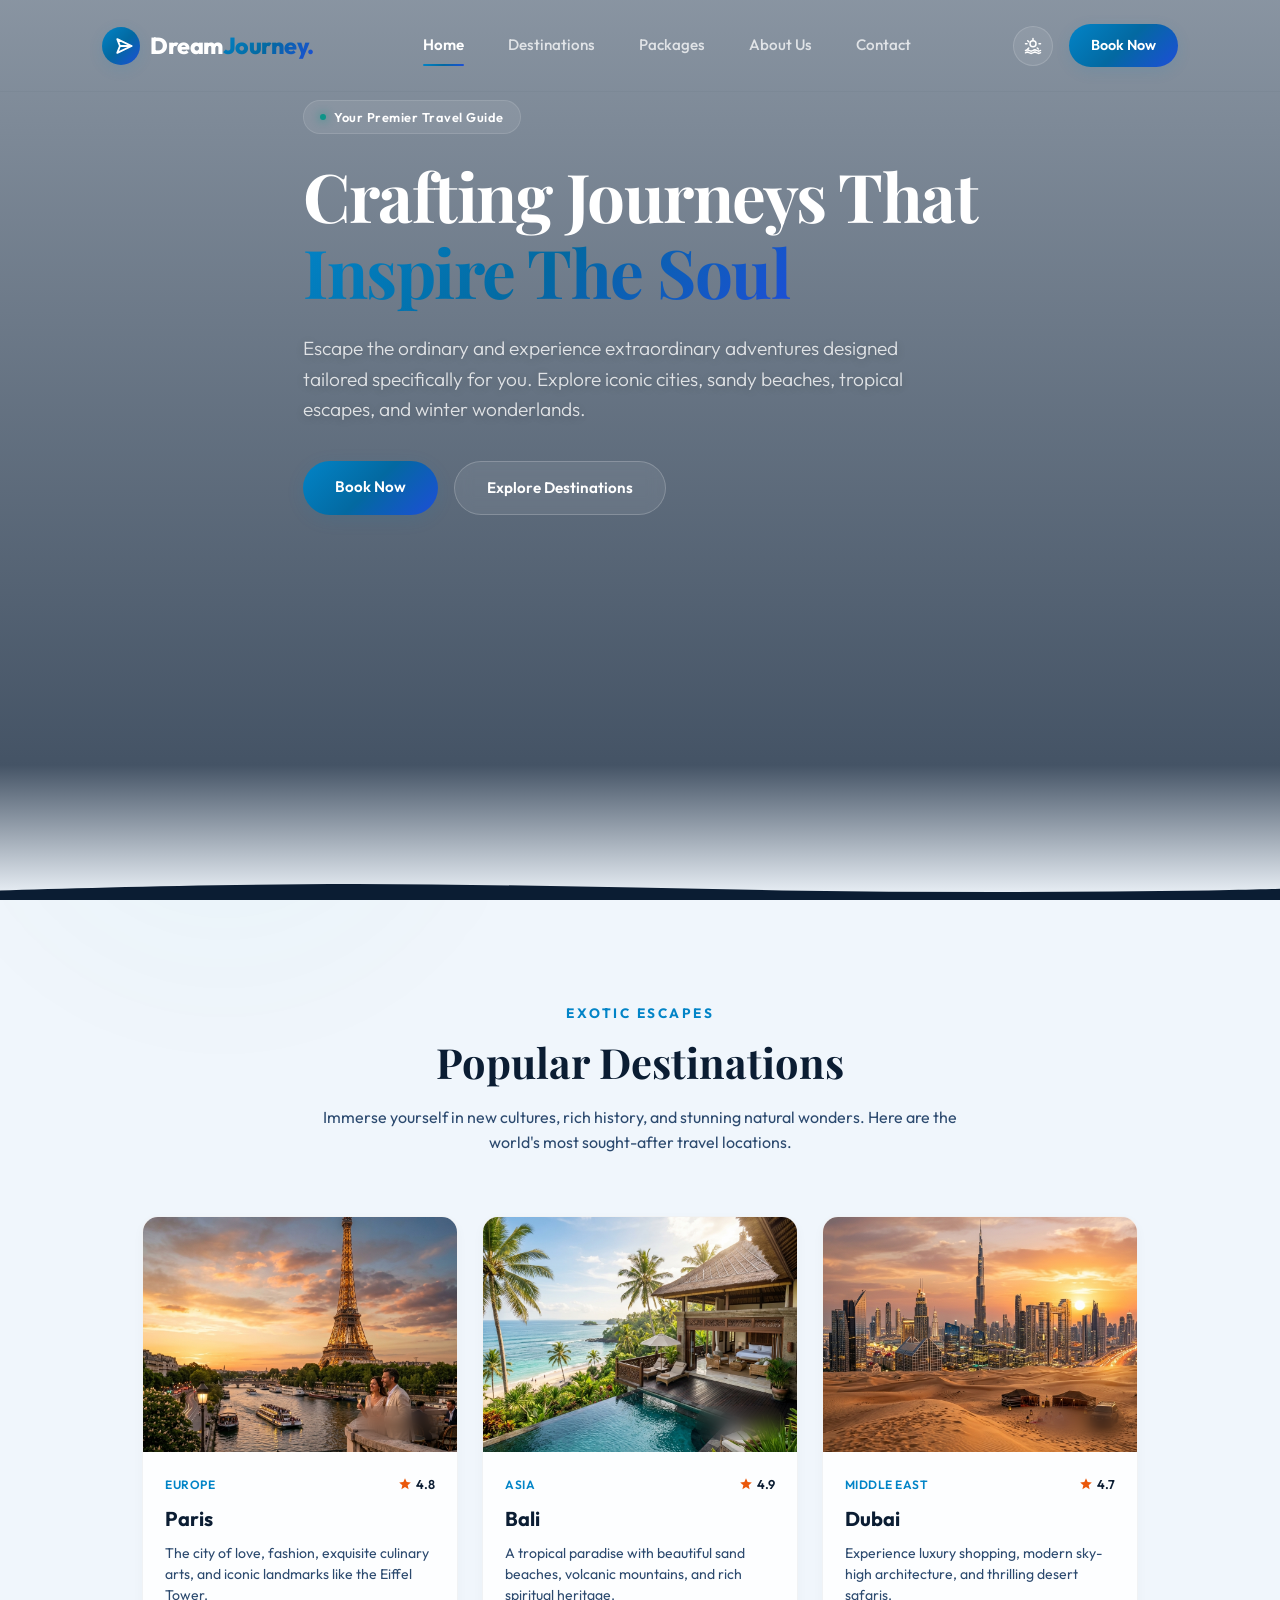
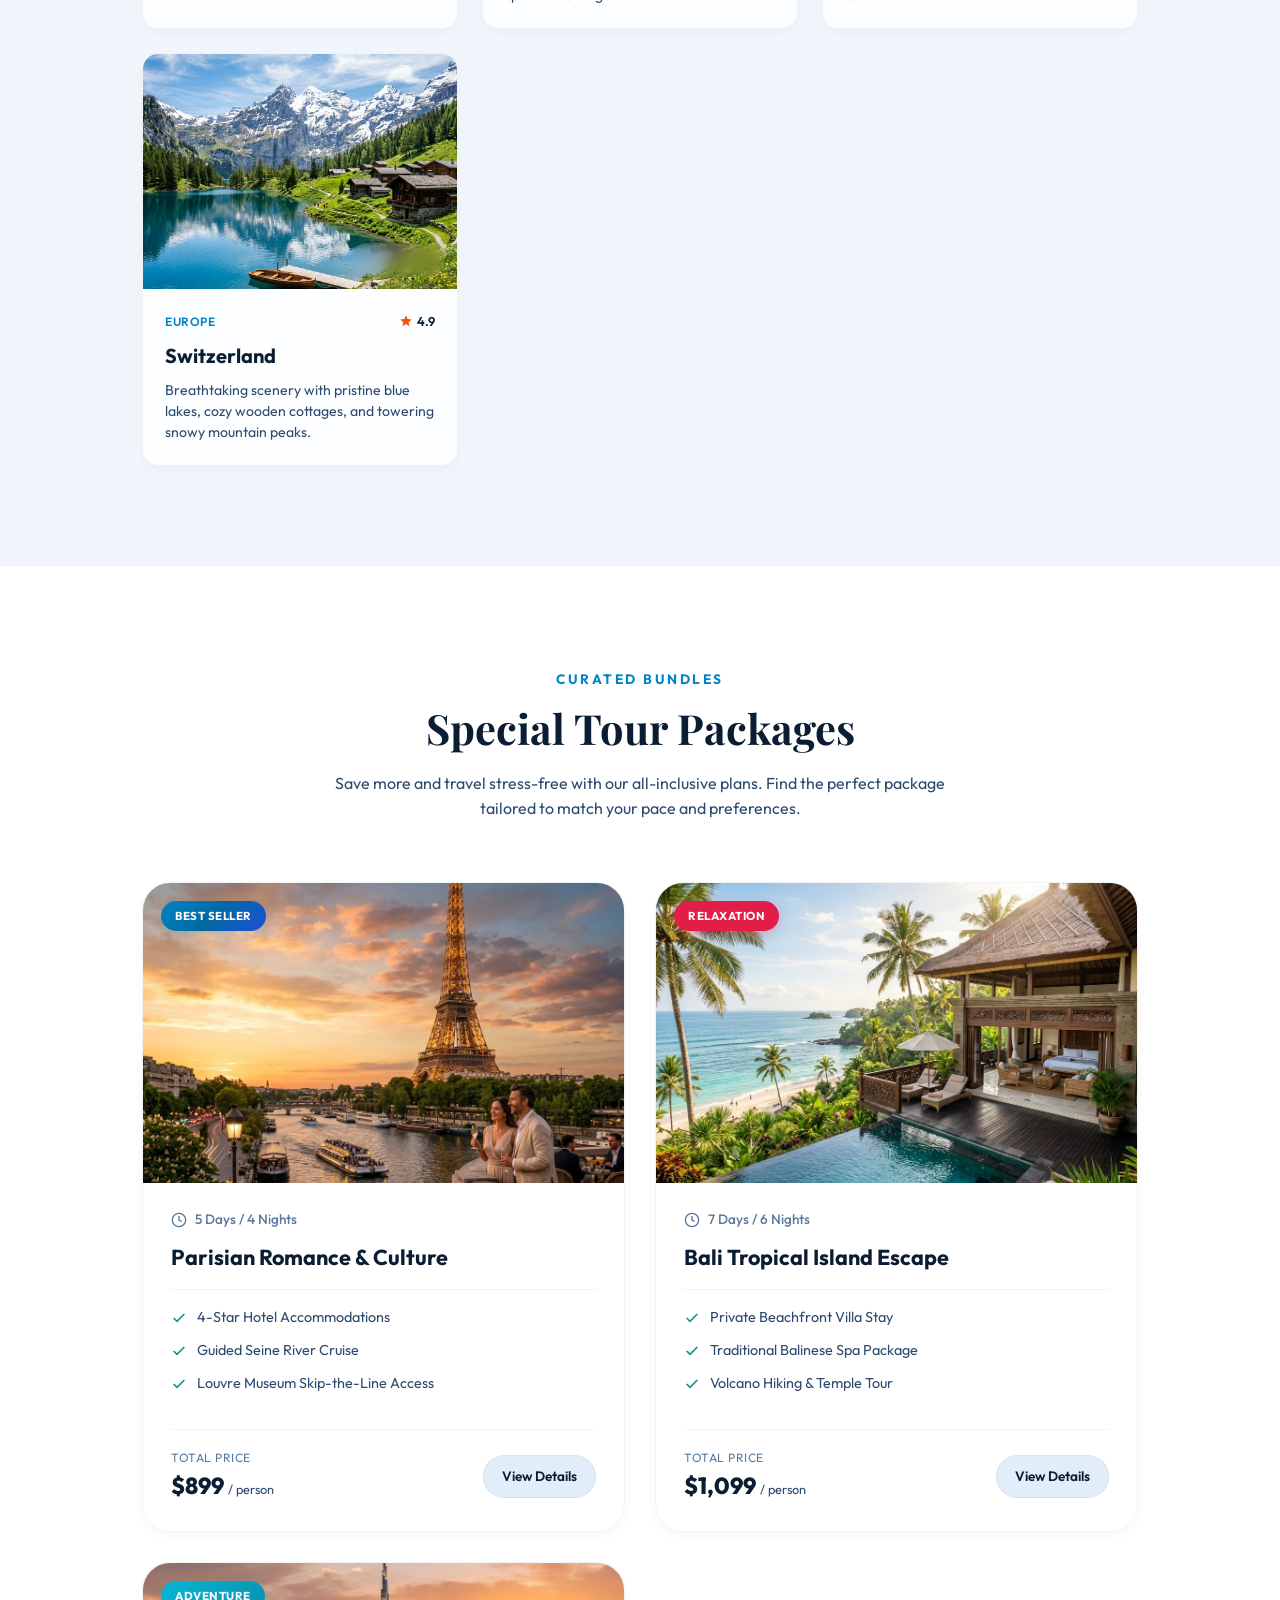
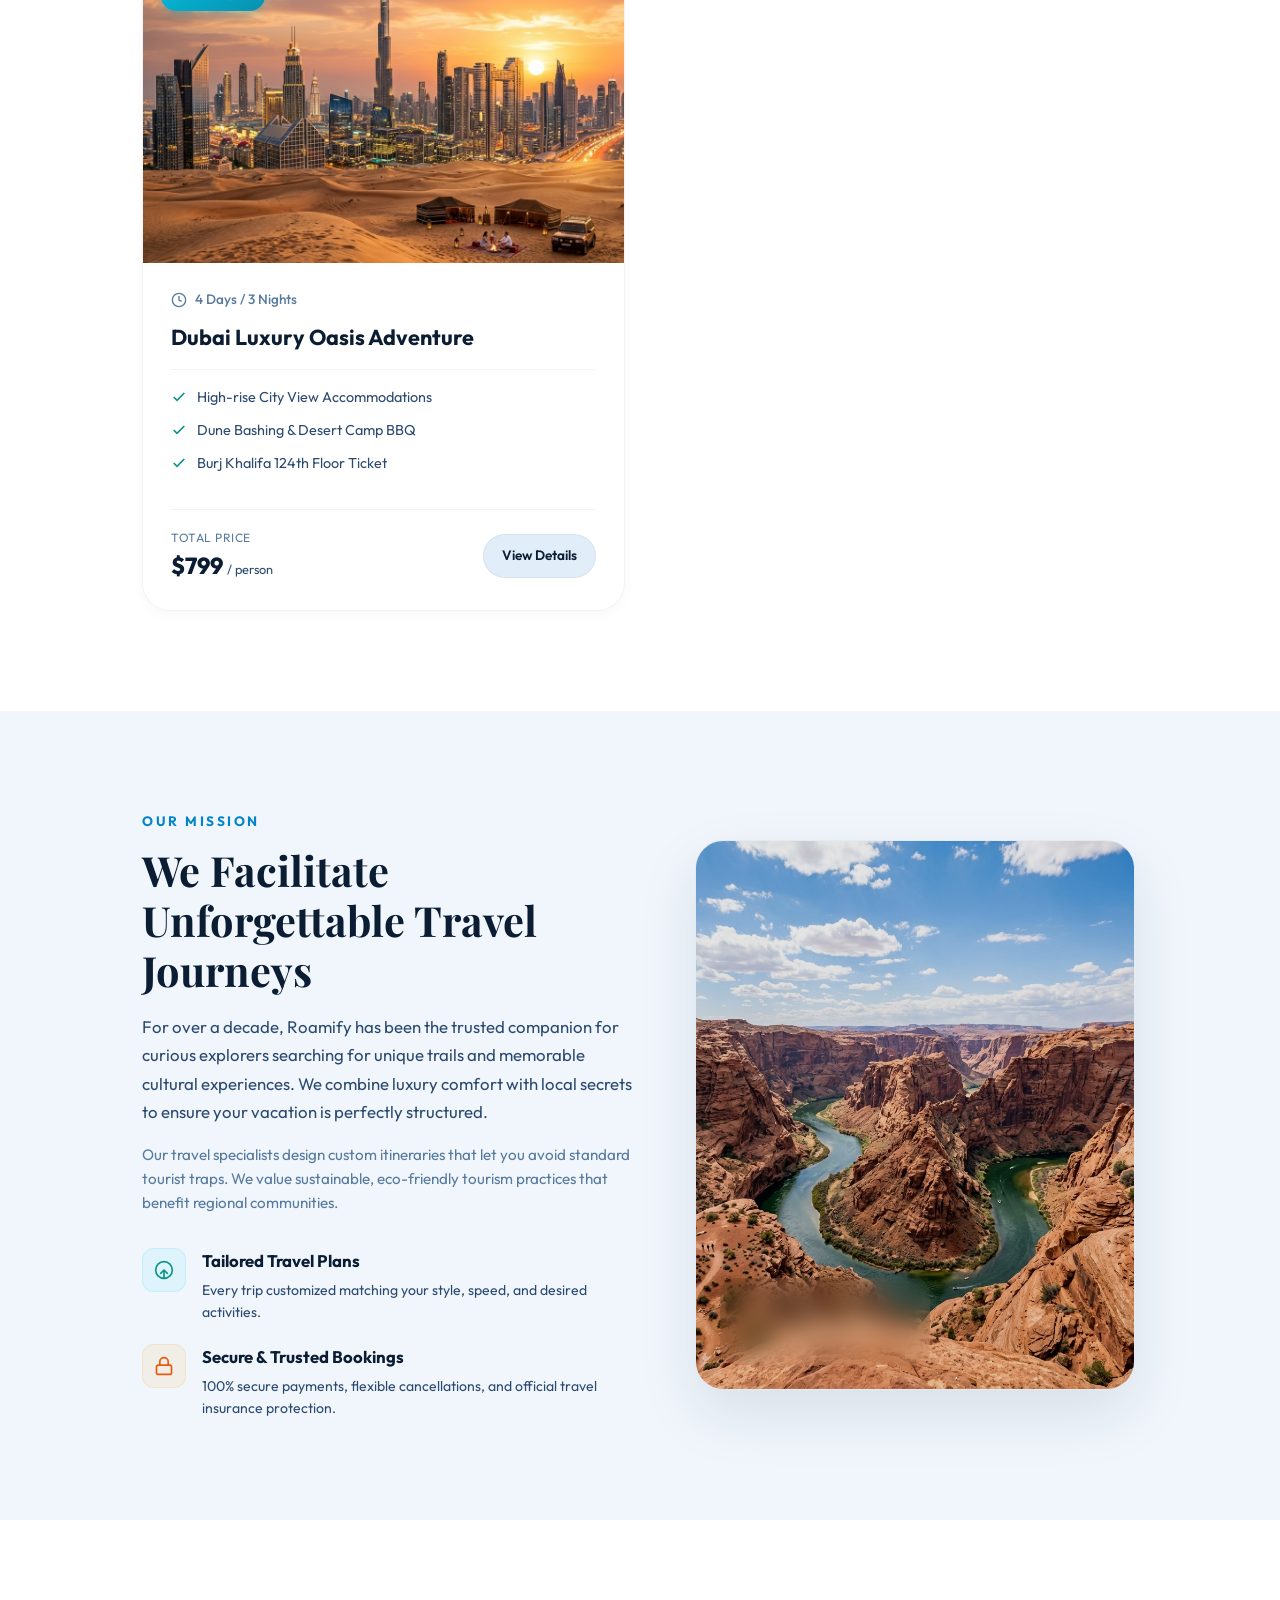
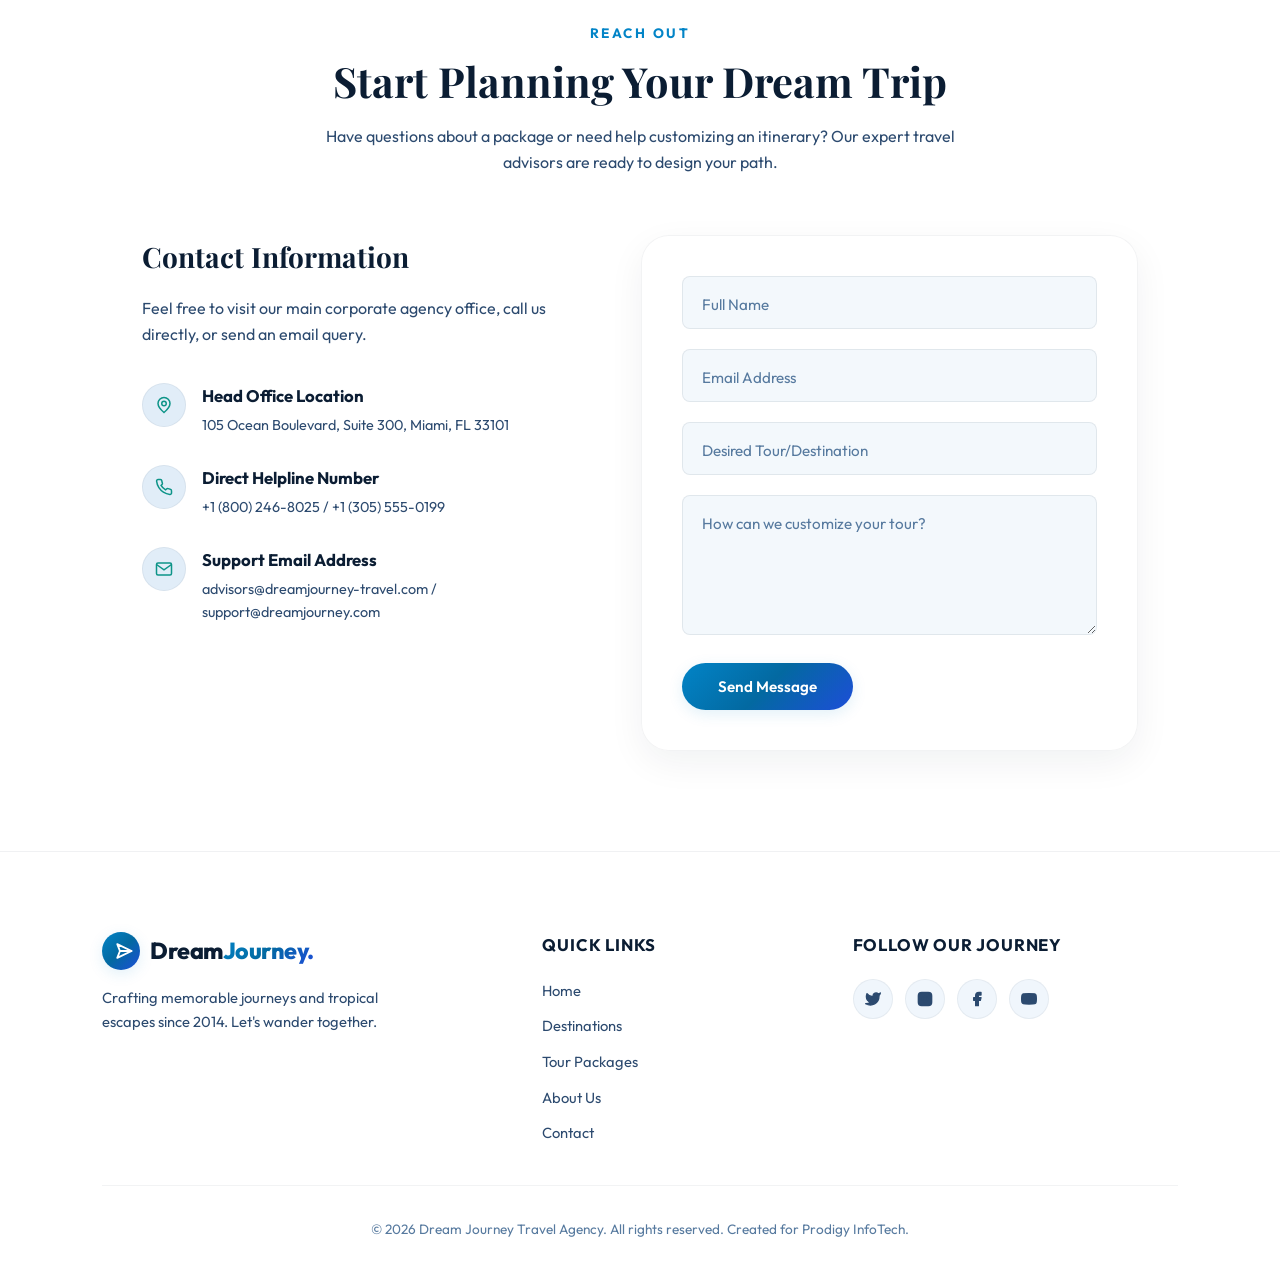
<file: index.html>
<!DOCTYPE html>
<html lang="en" data-theme="ocean-sky">
<head>
  <meta charset="UTF-8">
  <meta name="viewport" content="width=device-width, initial-scale=1.0">
  <title>Dream Journey — Luxury Travel & Adventure Agency</title>
  <meta name="description" content="Discover breathtaking travel destinations and customized holiday packages with Dream Journey. Your dream vacation starts here.">
  <link rel="stylesheet" href="style.css">
  <!-- Google Fonts: Outfit for body, Playfair Display for headers -->
  <link rel="preconnect" href="https://fonts.googleapis.com">
  <link rel="preconnect" href="https://fonts.gstatic.com" crossorigin>
  <link href="https://fonts.googleapis.com/css2?family=Outfit:wght@300;400;500;600;700;800&family=Playfair+Display:ital,wght@0,400;0,600;0,700;0,800;1,400&display=swap" rel="stylesheet">
</head>
<body>

  <!-- Background Ambient Glows -->
  <div class="ambient-glow glow-1"></div>
  <div class="ambient-glow glow-2"></div>

  <!-- FIXED NAVIGATION BAR -->
  <header class="header-nav" id="navbar">
    <a href="#home" class="logo" id="navLogo">
      <span class="logo-circle">
        <svg viewBox="0 0 24 24" fill="none" stroke="currentColor" stroke-width="2.5">
          <path d="M22 2L11 13M22 2l-7 20-4-9-9-4 20-7z" stroke-linecap="round" stroke-linejoin="round"/>
        </svg>
      </span>
      <span class="logo-text">Dream<span class="text-accent">Journey.</span></span>
    </a>

    <!-- Desktop Navigation links -->
    <div class="nav-menu-container desktop-only">
      <nav class="nav-links">
        <div class="nav-indicator"></div>
        <a href="#home" class="nav-link active-link">Home</a>
        <a href="#destinations" class="nav-link">Destinations</a>
        <a href="#packages" class="nav-link">Packages</a>
        <a href="#about" class="nav-link">About Us</a>
        <a href="#contact" class="nav-link">Contact</a>
      </nav>
    </div>

    <!-- Right-side actions: Theme Switcher & CTA Button -->
    <div class="nav-actions">
      <!-- Dark/Light Theme Button -->
      <button class="theme-toggle" id="themeToggler" aria-label="Switch theme (Ocean & Sky or Tropical Paradise)">
        <!-- Ocean & Sky Icon -->
        <svg class="ocean-sky-icon" viewBox="0 0 24 24" fill="none" stroke="currentColor" stroke-width="2" stroke-linecap="round" stroke-linejoin="round">
          <circle cx="12" cy="9" r="4" />
          <path d="M12 2v2M4.93 4.93l1.41 1.41M20 9h2M17.66 14.66l1.41 1.41M2 9h2M6.34 14.66l-1.41 1.41" />
          <path d="M2 18c1.5-1 3.5-1 5 0s3.5 1 5 0 3.5-1 5 0 3.5 1 5 0" />
          <path d="M2 21c1.5-1 3.5-1 5 0s3.5 1 5 0 3.5-1 5 0 3.5 1 5 0" />
        </svg>
        <!-- Tropical Paradise Icon -->
        <svg class="tropical-icon" viewBox="0 0 24 24" fill="none" stroke="currentColor" stroke-width="2" stroke-linecap="round" stroke-linejoin="round">
          <path d="M12 22c-1-3-1-7 2-10M9 22c0-4 1-8 4-11" />
          <path d="M13 11c-2-2-5-2-7-1 3-1 6 0 7 1zM13 11c0-3-2-5-4-6 1 2 2 5 4 6zM13 11c2-2 5-3 7-2-3 0-6 1-7 2zM13 11c2-1 4 1 5 3-1-2-4-2-5-1z" fill="currentColor"/>
          <circle cx="18" cy="6" r="3" fill="currentColor" opacity="0.3"/>
        </svg>
      </button>

      <!-- Nav CTA Button -->
      <a href="#contact" class="btn-cta desktop-only">Book Now</a>

      <!-- Responsive Mobile Hamburger Toggle -->
      <button class="menu-btn" id="menuToggle" aria-label="Toggle mobile menu drawer">
        <span class="menu-btn-bar"></span>
        <span class="menu-btn-bar"></span>
        <span class="menu-btn-bar"></span>
      </button>
    </div>
  </header>

  <!-- MOBILE NAVIGATION DRAWER -->
  <aside class="mobile-nav-drawer" id="mobileDrawer">
    <nav class="mobile-nav-links">
      <a href="#home" class="mobile-nav-link">Home</a>
      <a href="#destinations" class="mobile-nav-link">Destinations</a>
      <a href="#packages" class="mobile-nav-link">Packages</a>
      <a href="#about" class="mobile-nav-link">About Us</a>
      <a href="#contact" class="mobile-nav-link">Contact</a>
    </nav>
    <div class="mobile-nav-actions">
      <a href="#contact" class="btn-cta" style="text-align: center;">Book Now</a>
    </div>
  </aside>

  <!-- Drawer Backdrop Overlay -->
  <div class="drawer-backdrop" id="drawerBackdrop"></div>

  <!-- MAIN LANDING PAGE CONTAINER -->
  <main>
    <!-- 1. HERO SECTION -->
    <section class="hero-section" id="home">
      <div class="hero-bg-overlay"></div>
      <!-- Premium Background Image -->
      <div class="hero-bg-image"></div>
      
      <div class="section-container hero-container">
        <div class="hero-content scroll-reveal fade-in-up">
          <div class="hero-badge">
            <span class="badge-dot"></span>
            Your Premier Travel Guide
          </div>
          <h1 class="hero-title">Crafting Journeys That <br><span class="text-gradient">Inspire The Soul</span></h1>
          <p class="hero-description">
            Escape the ordinary and experience extraordinary adventures designed tailored specifically for you. Explore iconic cities, sandy beaches, tropical escapes, and winter wonderlands.
          </p>
          <div class="hero-actions">
            <a href="#packages" class="btn-primary">Book Now</a>
            <a href="#destinations" class="btn-secondary">Explore Destinations</a>
          </div>
        </div>
        
        <!-- Hero Quick Stats / Trust Indicators -->
        <div class="hero-stats scroll-reveal fade-in-up delay-2">
          <div class="stat-item">
            <span class="stat-number">12k+</span>
            <span class="stat-label">Happy Travelers</span>
          </div>
          <div class="stat-item border-left">
            <span class="stat-number">4.9</span>
            <span class="stat-label">Customer Rating</span>
          </div>
          <div class="stat-item border-left">
            <span class="stat-number">50+</span>
            <span class="stat-label">Destinations</span>
          </div>
        </div>
      </div>
      
      <!-- Bottom Wave Transition Divider -->
      <div class="hero-wave-divider">
        <svg viewBox="0 0 1440 120" preserveAspectRatio="none">
          <path d="M0,96C80,90.7,240,80,400,80C560,80,720,90.7,880,96C1040,101.3,1200,101.3,1360,96C1400,94.7,1420,93.3,1440,92L1440,120L1420,120C1400,120,1360,120,1280,120C1120,120,960,120,800,120C640,120,480,120,320,120C160,120,80,120,40,120L0,120Z" fill="currentColor"></path>
        </svg>
      </div>
    </section>

    <!-- 2. DESTINATIONS SECTION -->
    <section class="section-padding" id="destinations">
      <div class="section-container">
        <div class="section-header scroll-reveal fade-in-up">
          <span class="section-subtitle">Exotic Escapes</span>
          <h2 class="section-title">Popular Destinations</h2>
          <p class="section-description">
            Immerse yourself in new cultures, rich history, and stunning natural wonders. Here are the world's most sought-after travel locations.
          </p>
        </div>

        <!-- 4-Column Responsive Grid -->
        <div class="destinations-grid">
          
          <!-- Destination Card 1: Paris -->
          <div class="dest-card scroll-reveal fade-in-up">
            <div class="dest-img-container">
              <img src="paris_tour.png" alt="Paris, France" class="dest-img" loading="lazy">
              <span class="dest-price-tag">From $899</span>
            </div>
            <div class="dest-content">
              <div class="dest-meta">
                <span class="dest-tag">Europe</span>
                <span class="dest-rating">
                  <svg viewBox="0 0 24 24" fill="currentColor"><path d="M12 17.27L18.18 21l-1.64-7.03L22 9.24l-7.19-.61L12 2 9.19 8.63 2 9.24l5.46 4.73L5.82 21z"/></svg>
                  4.8
                </span>
              </div>
              <h3 class="dest-name">Paris</h3>
              <p class="dest-desc">The city of love, fashion, exquisite culinary arts, and iconic landmarks like the Eiffel Tower.</p>
            </div>
          </div>

          <!-- Destination Card 2: Bali -->
          <div class="dest-card scroll-reveal fade-in-up delay-1">
            <div class="dest-img-container">
              <img src="bali_escape.png" alt="Bali, Indonesia" class="dest-img" loading="lazy">
              <span class="dest-price-tag">From $749</span>
            </div>
            <div class="dest-content">
              <div class="dest-meta">
                <span class="dest-tag">Asia</span>
                <span class="dest-rating">
                  <svg viewBox="0 0 24 24" fill="currentColor"><path d="M12 17.27L18.18 21l-1.64-7.03L22 9.24l-7.19-.61L12 2 9.19 8.63 2 9.24l5.46 4.73L5.82 21z"/></svg>
                  4.9
                </span>
              </div>
              <h3 class="dest-name">Bali</h3>
              <p class="dest-desc">A tropical paradise with beautiful sand beaches, volcanic mountains, and rich spiritual heritage.</p>
            </div>
          </div>

          <!-- Destination Card 3: Dubai -->
          <div class="dest-card scroll-reveal fade-in-up delay-2">
            <div class="dest-img-container">
              <img src="dubai_adventure.png" alt="Dubai, UAE" class="dest-img" loading="lazy">
              <span class="dest-price-tag">From $999</span>
            </div>
            <div class="dest-content">
              <div class="dest-meta">
                <span class="dest-tag">Middle East</span>
                <span class="dest-rating">
                  <svg viewBox="0 0 24 24" fill="currentColor"><path d="M12 17.27L18.18 21l-1.64-7.03L22 9.24l-7.19-.61L12 2 9.19 8.63 2 9.24l5.46 4.73L5.82 21z"/></svg>
                  4.7
                </span>
              </div>
              <h3 class="dest-name">Dubai</h3>
              <p class="dest-desc">Experience luxury shopping, modern sky-high architecture, and thrilling desert safaris.</p>
            </div>
          </div>

          <!-- Destination Card 4: Switzerland -->
          <div class="dest-card scroll-reveal fade-in-up delay-3">
            <div class="dest-img-container">
              <img src="swiss_alps.png" alt="Swiss Alps, Switzerland" class="dest-img" loading="lazy">
              <span class="dest-price-tag">From $1,199</span>
            </div>
            <div class="dest-content">
              <div class="dest-meta">
                <span class="dest-tag">Europe</span>
                <span class="dest-rating">
                  <svg viewBox="0 0 24 24" fill="currentColor"><path d="M12 17.27L18.18 21l-1.64-7.03L22 9.24l-7.19-.61L12 2 9.19 8.63 2 9.24l5.46 4.73L5.82 21z"/></svg>
                  4.9
                </span>
              </div>
              <h3 class="dest-name">Switzerland</h3>
              <p class="dest-desc">Breathtaking scenery with pristine blue lakes, cozy wooden cottages, and towering snowy mountain peaks.</p>
            </div>
          </div>

        </div>
      </div>
    </section>

    <!-- 3. TOUR PACKAGES SECTION -->
    <section class="section-padding bg-alt" id="packages">
      <div class="section-container">
        <div class="section-header scroll-reveal fade-in-up">
          <span class="section-subtitle">Curated Bundles</span>
          <h2 class="section-title">Special Tour Packages</h2>
          <p class="section-description">
            Save more and travel stress-free with our all-inclusive plans. Find the perfect package tailored to match your pace and preferences.
          </p>
        </div>

        <!-- 3-Column Responsive Grid -->
        <div class="packages-grid">

          <!-- Package Card 1: Paris Tour -->
          <div class="package-card scroll-reveal fade-in-up">
            <div class="pkg-img-wrap">
              <img src="paris_tour.png" alt="Paris Romantic Tour" class="pkg-img" loading="lazy">
              <span class="pkg-badge">Best Seller</span>
            </div>
            <div class="pkg-content">
              <div class="pkg-timeline">
                <svg viewBox="0 0 24 24" fill="none" stroke="currentColor" stroke-width="2"><circle cx="12" cy="12" r="10"/><path d="M12 6v6l4 2"/></svg>
                5 Days / 4 Nights
              </div>
              <h3 class="pkg-title">Parisian Romance & Culture</h3>
              <ul class="pkg-features">
                <li>
                  <svg viewBox="0 0 24 24" fill="none" stroke="currentColor" stroke-width="2.5"><path d="M20 6L9 17l-5-5"/></svg>
                  4-Star Hotel Accommodations
                </li>
                <li>
                  <svg viewBox="0 0 24 24" fill="none" stroke="currentColor" stroke-width="2.5"><path d="M20 6L9 17l-5-5"/></svg>
                  Guided Seine River Cruise
                </li>
                <li>
                  <svg viewBox="0 0 24 24" fill="none" stroke="currentColor" stroke-width="2.5"><path d="M20 6L9 17l-5-5"/></svg>
                  Louvre Museum Skip-the-Line Access
                </li>
              </ul>
              <div class="pkg-footer">
                <div class="pkg-price-box">
                  <span class="pkg-price-lbl">Total Price</span>
                  <span class="pkg-price-val">$899 <span class="price-suffix">/ person</span></span>
                </div>
                <a href="#contact" data-package="Parisian Romance & Culture" class="pkg-btn btn-view-details">View Details</a>
              </div>
            </div>
          </div>

          <!-- Package Card 2: Bali Escape -->
          <div class="package-card scroll-reveal fade-in-up delay-1">
            <div class="pkg-img-wrap">
              <img src="bali_escape.png" alt="Bali Beach Escape" class="pkg-img" loading="lazy">
              <span class="pkg-badge badge-coral">Relaxation</span>
            </div>
            <div class="pkg-content">
              <div class="pkg-timeline">
                <svg viewBox="0 0 24 24" fill="none" stroke="currentColor" stroke-width="2"><circle cx="12" cy="12" r="10"/><path d="M12 6v6l4 2"/></svg>
                7 Days / 6 Nights
              </div>
              <h3 class="pkg-title">Bali Tropical Island Escape</h3>
              <ul class="pkg-features">
                <li>
                  <svg viewBox="0 0 24 24" fill="none" stroke="currentColor" stroke-width="2.5"><path d="M20 6L9 17l-5-5"/></svg>
                  Private Beachfront Villa Stay
                </li>
                <li>
                  <svg viewBox="0 0 24 24" fill="none" stroke="currentColor" stroke-width="2.5"><path d="M20 6L9 17l-5-5"/></svg>
                  Traditional Balinese Spa Package
                </li>
                <li>
                  <svg viewBox="0 0 24 24" fill="none" stroke="currentColor" stroke-width="2.5"><path d="M20 6L9 17l-5-5"/></svg>
                  Volcano Hiking & Temple Tour
                </li>
              </ul>
              <div class="pkg-footer">
                <div class="pkg-price-box">
                  <span class="pkg-price-lbl">Total Price</span>
                  <span class="pkg-price-val">$1,099 <span class="price-suffix">/ person</span></span>
                </div>
                <a href="#contact" data-package="Bali Tropical Island Escape" class="pkg-btn btn-view-details">View Details</a>
              </div>
            </div>
          </div>

          <!-- Package Card 3: Dubai Adventure -->
          <div class="package-card scroll-reveal fade-in-up delay-2">
            <div class="pkg-img-wrap">
              <img src="dubai_adventure.png" alt="Dubai City Adventure" class="pkg-img" loading="lazy">
              <span class="pkg-badge badge-cyan">Adventure</span>
            </div>
            <div class="pkg-content">
              <div class="pkg-timeline">
                <svg viewBox="0 0 24 24" fill="none" stroke="currentColor" stroke-width="2"><circle cx="12" cy="12" r="10"/><path d="M12 6v6l4 2"/></svg>
                4 Days / 3 Nights
              </div>
              <h3 class="pkg-title">Dubai Luxury Oasis Adventure</h3>
              <ul class="pkg-features">
                <li>
                  <svg viewBox="0 0 24 24" fill="none" stroke="currentColor" stroke-width="2.5"><path d="M20 6L9 17l-5-5"/></svg>
                  High-rise City View Accommodations
                </li>
                <li>
                  <svg viewBox="0 0 24 24" fill="none" stroke="currentColor" stroke-width="2.5"><path d="M20 6L9 17l-5-5"/></svg>
                  Dune Bashing & Desert Camp BBQ
                </li>
                <li>
                  <svg viewBox="0 0 24 24" fill="none" stroke="currentColor" stroke-width="2.5"><path d="M20 6L9 17l-5-5"/></svg>
                  Burj Khalifa 124th Floor Ticket
                </li>
              </ul>
              <div class="pkg-footer">
                <div class="pkg-price-box">
                  <span class="pkg-price-lbl">Total Price</span>
                  <span class="pkg-price-val">$799 <span class="price-suffix">/ person</span></span>
                </div>
                <a href="#contact" data-package="Dubai Luxury Oasis Adventure" class="pkg-btn btn-view-details">View Details</a>
              </div>
            </div>
          </div>

        </div>
      </div>
    </section>

    <!-- 4. ABOUT US SECTION -->
    <section class="section-padding" id="about">
      <div class="section-container">
        <div class="about-wrapper">
          
          <!-- About Details & Message -->
          <div class="about-text scroll-reveal fade-in-up">
            <span class="section-subtitle">Our Mission</span>
            <h2 class="section-title">We Facilitate Unforgettable Travel Journeys</h2>
            <p class="about-desc">
              For over a decade, Roamify has been the trusted companion for curious explorers searching for unique trails and memorable cultural experiences. We combine luxury comfort with local secrets to ensure your vacation is perfectly structured.
            </p>
            <p class="about-desc-secondary">
              Our travel specialists design custom itineraries that let you avoid standard tourist traps. We value sustainable, eco-friendly tourism practices that benefit regional communities.
            </p>
            
            <div class="about-features">
              <div class="ab-feat-item">
                <div class="ab-feat-icon">
                  <svg viewBox="0 0 24 24" fill="none" stroke="currentColor" stroke-width="2"><circle cx="12" cy="12" r="10"/><path d="M12 22V12m0 0l-4 4m4-4l4 4" stroke-linecap="round"/></svg>
                </div>
                <div>
                  <h4 class="ab-feat-title">Tailored Travel Plans</h4>
                  <p class="ab-feat-desc">Every trip customized matching your style, speed, and desired activities.</p>
                </div>
              </div>
              
              <div class="ab-feat-item">
                <div class="ab-feat-icon icon-gold">
                  <svg viewBox="0 0 24 24" fill="none" stroke="currentColor" stroke-width="2"><rect x="3" y="11" width="18" height="11" rx="2" ry="2"/><path d="M7 11V7a5 5 0 0 1 10 0v4"/></svg>
                </div>
                <div>
                  <h4 class="ab-feat-title">Secure & Trusted Bookings</h4>
                  <p class="ab-feat-desc">100% secure payments, flexible cancellations, and official travel insurance protection.</p>
                </div>
              </div>
            </div>
          </div>
          
          <!-- About Graphics / Interactive Layout -->
          <div class="about-graphics scroll-reveal fade-in-up delay-1">
            <div class="graphic-card">
              <img src="about_landscape.png" alt="Beautiful landscape backdrop" class="graphic-img">
              
              <!-- Absolute Stats Floating badge -->
              <div class="floating-stat-badge">
                <div class="floating-icon">
                  <svg viewBox="0 0 24 24" fill="none" stroke="currentColor" stroke-width="2.5"><path d="M22 11.08V12a10 10 0 1 1-5.93-9.14M22 4L12 14.01l-3-3"/></svg>
                </div>
                <div>
                  <span class="f-stat-number">99.2%</span>
                  <span class="f-stat-label">Satisfaction Rate</span>
                </div>
              </div>
            </div>
          </div>

        </div>
      </div>
    </section>

    <!-- 5. CONTACT US SECTION -->
    <section class="section-padding bg-alt" id="contact">
      <div class="section-container">
        <div class="section-header scroll-reveal fade-in-up">
          <span class="section-subtitle">Reach Out</span>
          <h2 class="section-title">Start Planning Your Dream Trip</h2>
          <p class="section-description">
            Have questions about a package or need help customizing an itinerary? Our expert travel advisors are ready to design your path.
          </p>
        </div>

        <div class="contact-wrapper">
          <!-- Left info container -->
          <div class="contact-details scroll-reveal fade-in-up">
            <h3 class="contact-sub-title">Contact Information</h3>
            <p class="contact-intro">Feel free to visit our main corporate agency office, call us directly, or send an email query.</p>
            
            <div class="contact-info-list">
              <!-- Item 1 -->
              <div class="contact-info-item">
                <div class="info-icon">
                  <svg viewBox="0 0 24 24" fill="none" stroke="currentColor" stroke-width="2"><path d="M12 2a8 8 0 0 0-8 8c0 5.25 8 12 8 12s8-6.75 8-12a8 8 0 0 0-8-8z"/><circle cx="12" cy="10" r="3"/></svg>
                </div>
                <div>
                  <h4 class="info-title">Head Office Location</h4>
                  <p class="info-desc">105 Ocean Boulevard, Suite 300, Miami, FL 33101</p>
                </div>
              </div>
              <!-- Item 2 -->
              <div class="contact-info-item">
                <div class="info-icon">
                  <svg viewBox="0 0 24 24" fill="none" stroke="currentColor" stroke-width="2"><path d="M22 16.92v3a2 2 0 0 1-2.18 2 19.79 19.79 0 0 1-8.63-3.07 19.5 19.5 0 0 1-6-6 19.79 19.79 0 0 1-3.07-8.67A2 2 0 0 1 4.11 2h3a2 2 0 0 1 2 1.72 12.84 12.84 0 0 0 .7 2.81 2 2 0 0 1-.45 2.11L8.09 9.91a16 16 0 0 0 6 6l1.27-1.27a2 2 0 0 1 2.11-.45 12.84 12.84 0 0 0 2.81.7A2 2 0 0 1 22 16.92z"/></svg>
                </div>
                <div>
                  <h4 class="info-title">Direct Helpline Number</h4>
                  <p class="info-desc">+1 (800) 246-8025 / +1 (305) 555-0199</p>
                </div>
              </div>
              <!-- Item 3 -->
              <div class="contact-info-item">
                <div class="info-icon">
                  <svg viewBox="0 0 24 24" fill="none" stroke="currentColor" stroke-width="2"><path d="M4 4h16c1.1 0 2 .9 2 2v12c0 1.1-.9 2-2 2H4c-1.1 0-2-.9-2-2V6c0-1.1.9-2 2-2z"/><polyline points="22,6 12,13 2,6"/></svg>
                </div>
                <div>
                  <h4 class="info-title">Support Email Address</h4>
                  <p class="info-desc">advisors@dreamjourney-travel.com / support@dreamjourney.com</p>
                </div>
              </div>
            </div>
          </div>

          <!-- Right form container -->
          <div class="contact-form-card scroll-reveal fade-in-up delay-1">
            <form id="contact-form" class="contact-form" autocomplete="on">
              
              <div class="form-status" id="form-status"></div>

              <div class="form-group">
                <input type="text" id="name" name="name" class="form-input" placeholder=" " required autocomplete="name">
                <label for="name" class="form-label">Full Name</label>
              </div>

              <div class="form-group">
                <input type="email" id="email" name="email" class="form-input" placeholder=" " required autocomplete="email">
                <label for="email" class="form-label">Email Address</label>
              </div>

              <div class="form-group">
                <input type="text" id="subject" name="subject" class="form-input" placeholder=" " required autocomplete="off">
                <label for="subject" class="form-label">Desired Tour/Destination</label>
              </div>

              <div class="form-group">
                <textarea id="message" name="message" class="form-input" placeholder=" " required></textarea>
                <label for="message" class="form-label">How can we customize your tour?</label>
              </div>

              <button type="submit" id="submit-btn" class="btn-cta btn-form">Send Message</button>
            </form>
          </div>
        </div>
      </div>
    </section>
  </main>

  <!-- PROFESSIONAL FOOTER -->
  <footer class="footer">
    <div class="footer-container">
      
      <div class="footer-brand">
        <a href="#home" class="logo">
          <span class="logo-circle">
            <svg viewBox="0 0 24 24" fill="none" stroke="currentColor" stroke-width="2.5">
              <path d="M22 2L11 13M22 2l-7 20-4-9-9-4 20-7z" stroke-linecap="round" stroke-linejoin="round"/>
            </svg>
          </span>
          <span class="logo-text">Dream<span class="text-accent">Journey.</span></span>
        </a>
        <p class="footer-tagline">Crafting memorable journeys and tropical escapes since 2014. Let's wander together.</p>
      </div>

      <div class="footer-nav-links">
        <h4 class="footer-head">Quick Links</h4>
        <div class="footer-links-grid">
          <a href="#home" class="footer-link">Home</a>
          <a href="#destinations" class="footer-link">Destinations</a>
          <a href="#packages" class="footer-link">Tour Packages</a>
          <a href="#about" class="footer-link">About Us</a>
          <a href="#contact" class="footer-link">Contact</a>
        </div>
      </div>

      <div class="footer-social-section">
        <h4 class="footer-head">Follow Our Journey</h4>
        <div class="footer-socials">
          <!-- Twitter -->
          <a href="#" class="social-link" aria-label="Follow us on Twitter">
            <svg viewBox="0 0 24 24" fill="none" stroke="currentColor" stroke-width="2" stroke-linecap="round" stroke-linejoin="round"><path d="M23 3a10.9 10.9 0 0 1-3.14 1.53 4.48 4.48 0 0 0-7.86 3v1A10.66 10.66 0 0 1 3 4s-4 9 5 13a11.64 11.64 0 0 1-7 2c9 5 20 0 20-11.5a4.5 4.5 0 0 0-.08-.83A7.72 7.72 0 0 0 23 3z"/></svg>
          </a>
          <!-- Instagram -->
          <a href="#" class="social-link" aria-label="Follow us on Instagram">
            <svg viewBox="0 0 24 24" fill="none" stroke="currentColor" stroke-width="2" stroke-linecap="round" stroke-linejoin="round"><rect x="2" y="2" width="20" height="20" rx="5" ry="5"/><path d="M16 11.37A4 4 0 1 1 12.63 8 4 4 0 0 1 16 11.37z"/><line x1="17.5" y1="6.5" x2="17.51" y2="6.5"/></svg>
          </a>
          <!-- Facebook -->
          <a href="#" class="social-link" aria-label="Follow us on Facebook">
            <svg viewBox="0 0 24 24" fill="none" stroke="currentColor" stroke-width="2" stroke-linecap="round" stroke-linejoin="round"><path d="M18 2h-3a5 5 0 0 0-5 5v3H7v4h3v8h4v-8h3l1-4h-4V7a1 1 0 0 1 1-1h3z"/></svg>
          </a>
          <!-- YouTube -->
          <a href="#" class="social-link" aria-label="Subscribe to our YouTube channel">
            <svg viewBox="0 0 24 24" fill="none" stroke="currentColor" stroke-width="2" stroke-linecap="round" stroke-linejoin="round"><path d="M22.54 6.42a2.78 2.78 0 0 0-1.94-2C18.88 4 12 4 12 4s-6.88 0-8.6.46a2.78 2.78 0 0 0-1.94 2A29 29 0 0 0 1 11.75a29 29 0 0 0 .46 5.33A2.78 2.78 0 0 0 3.4 19c1.72.46 8.6.46 8.6.46s6.88 0 8.6-.46a2.78 2.78 0 0 0 1.94-2 29 29 0 0 0 .46-5.25 29 29 0 0 0-.46-5.33z"/><polygon points="9.75 15.02 15.5 11.75 9.75 8.48 9.75 15.02"/></svg>
          </a>
        </div>
      </div>

    </div>
    
    <div class="footer-bottom">
      <span class="footer-copyright">&copy; 2026 Dream Journey Travel Agency. All rights reserved. Created for Prodigy InfoTech.</span>
    </div>
  </footer>

  <script src="script.js"></script>
</body>
</html>
</file>
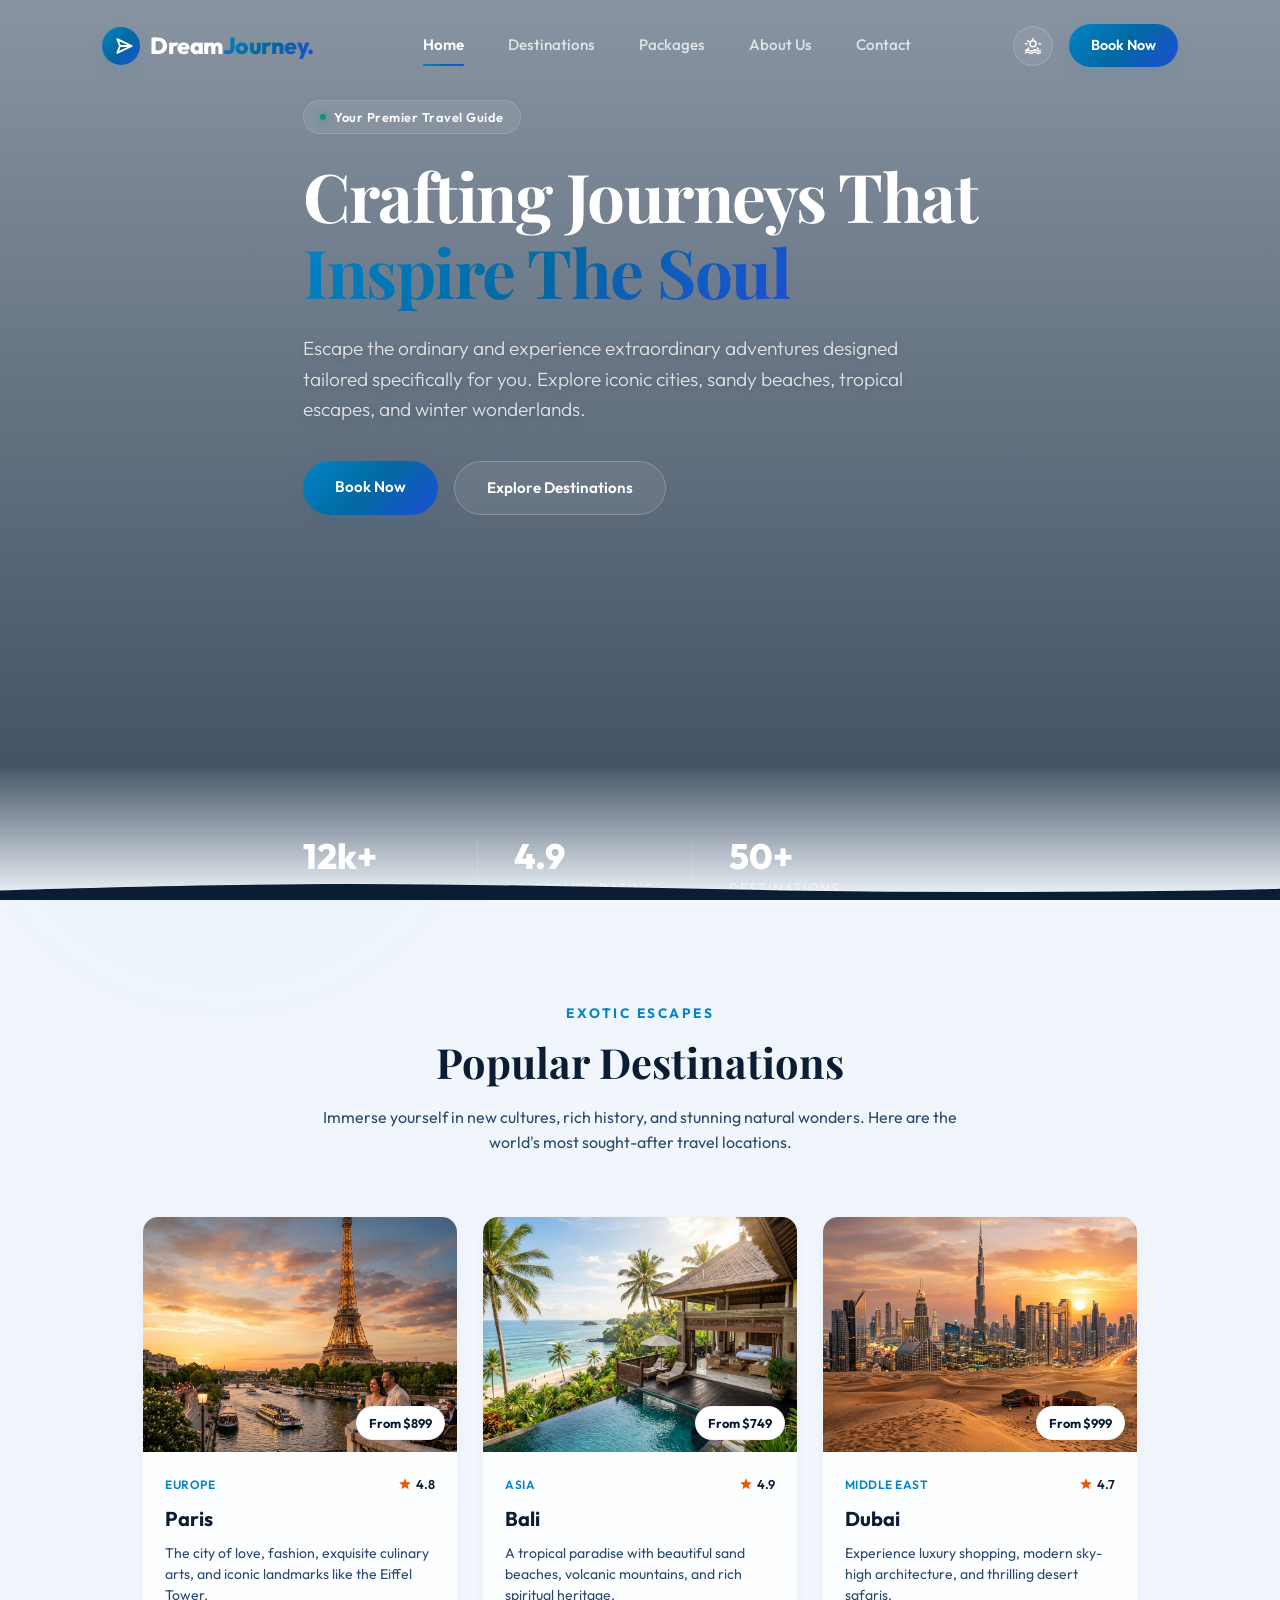
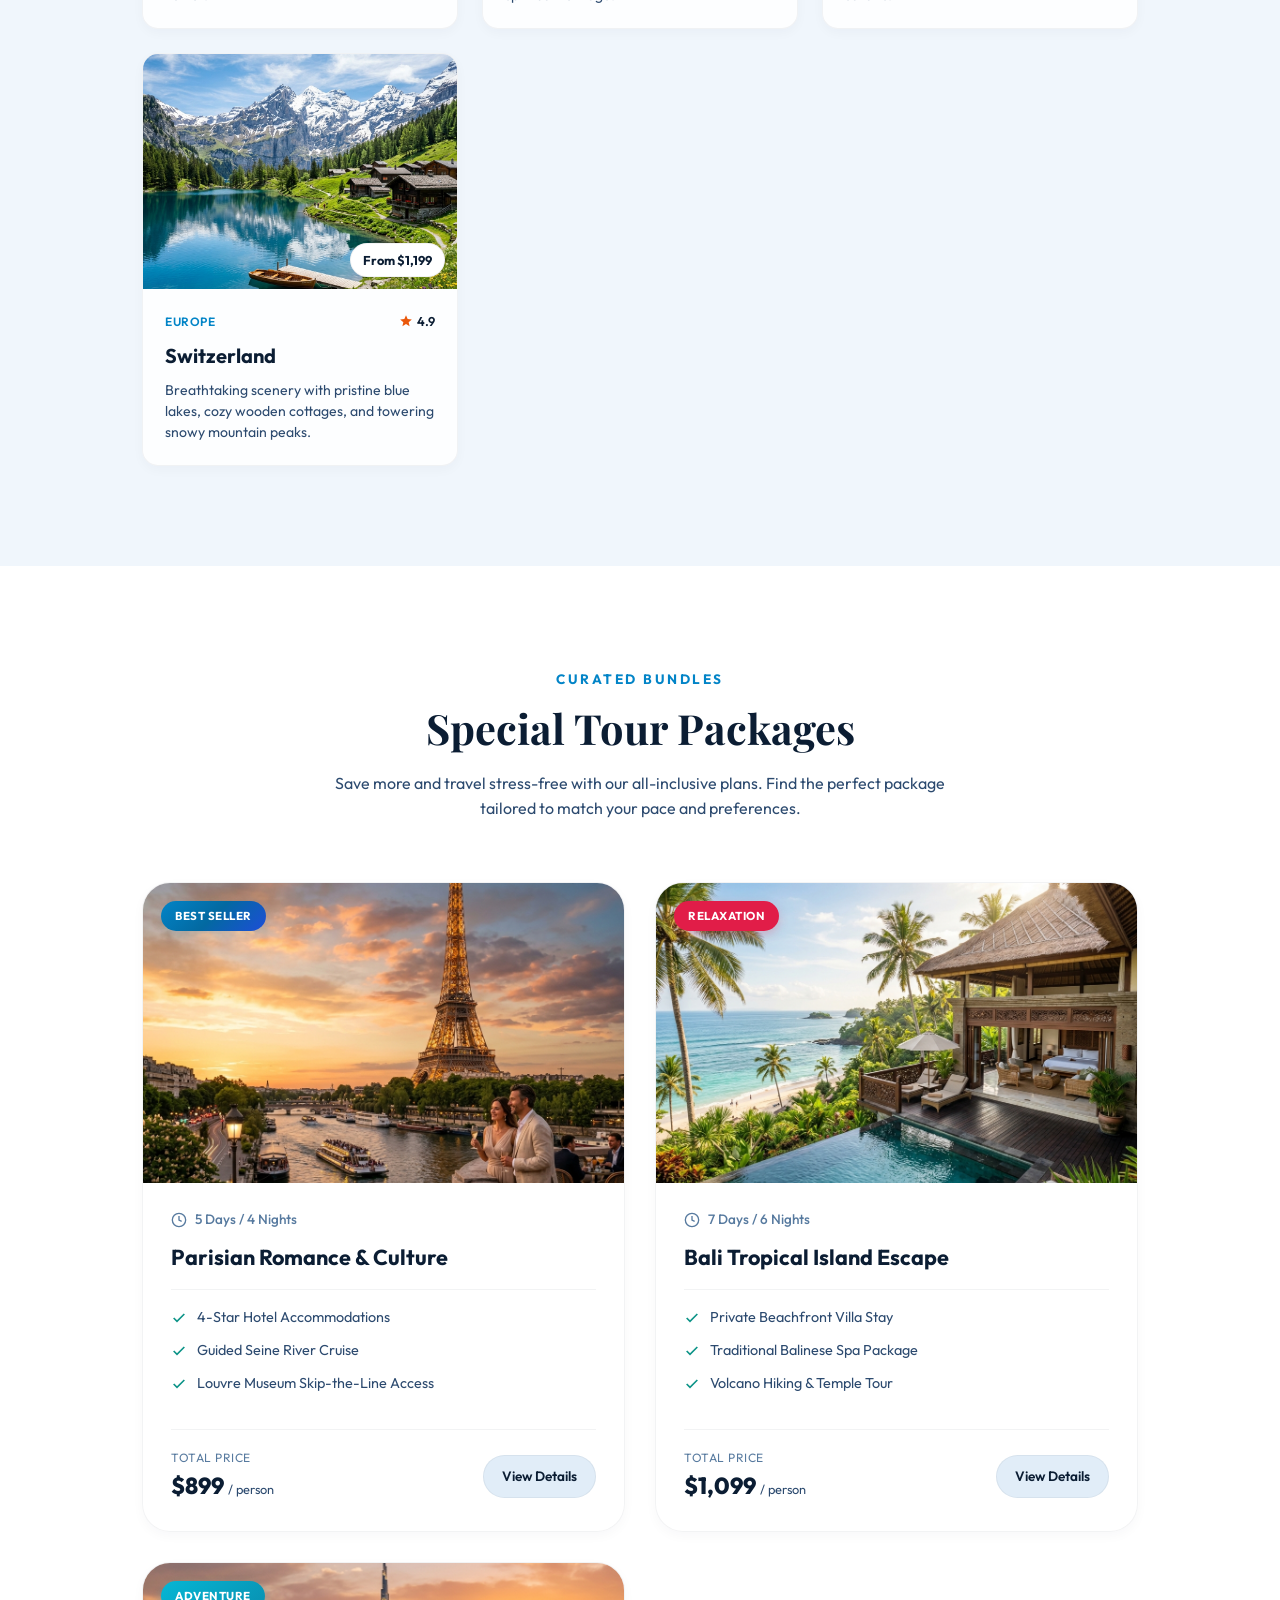
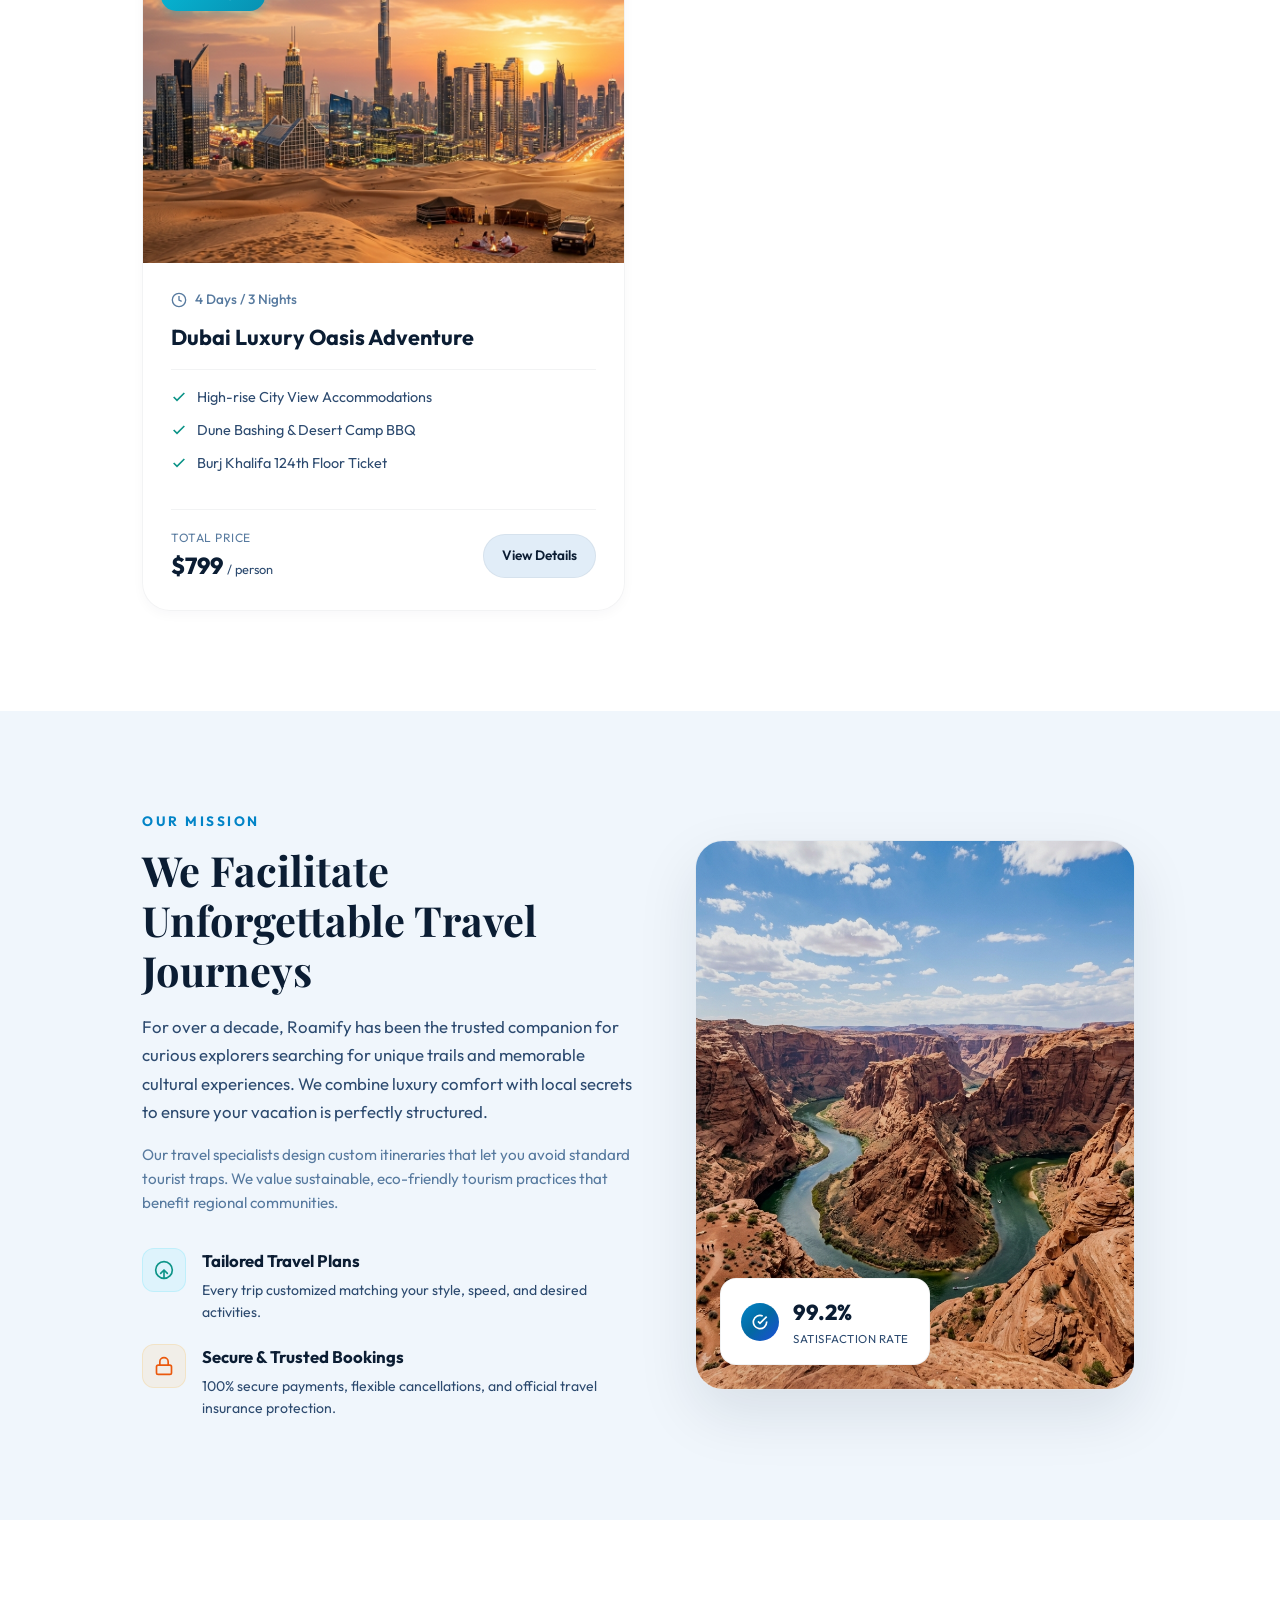
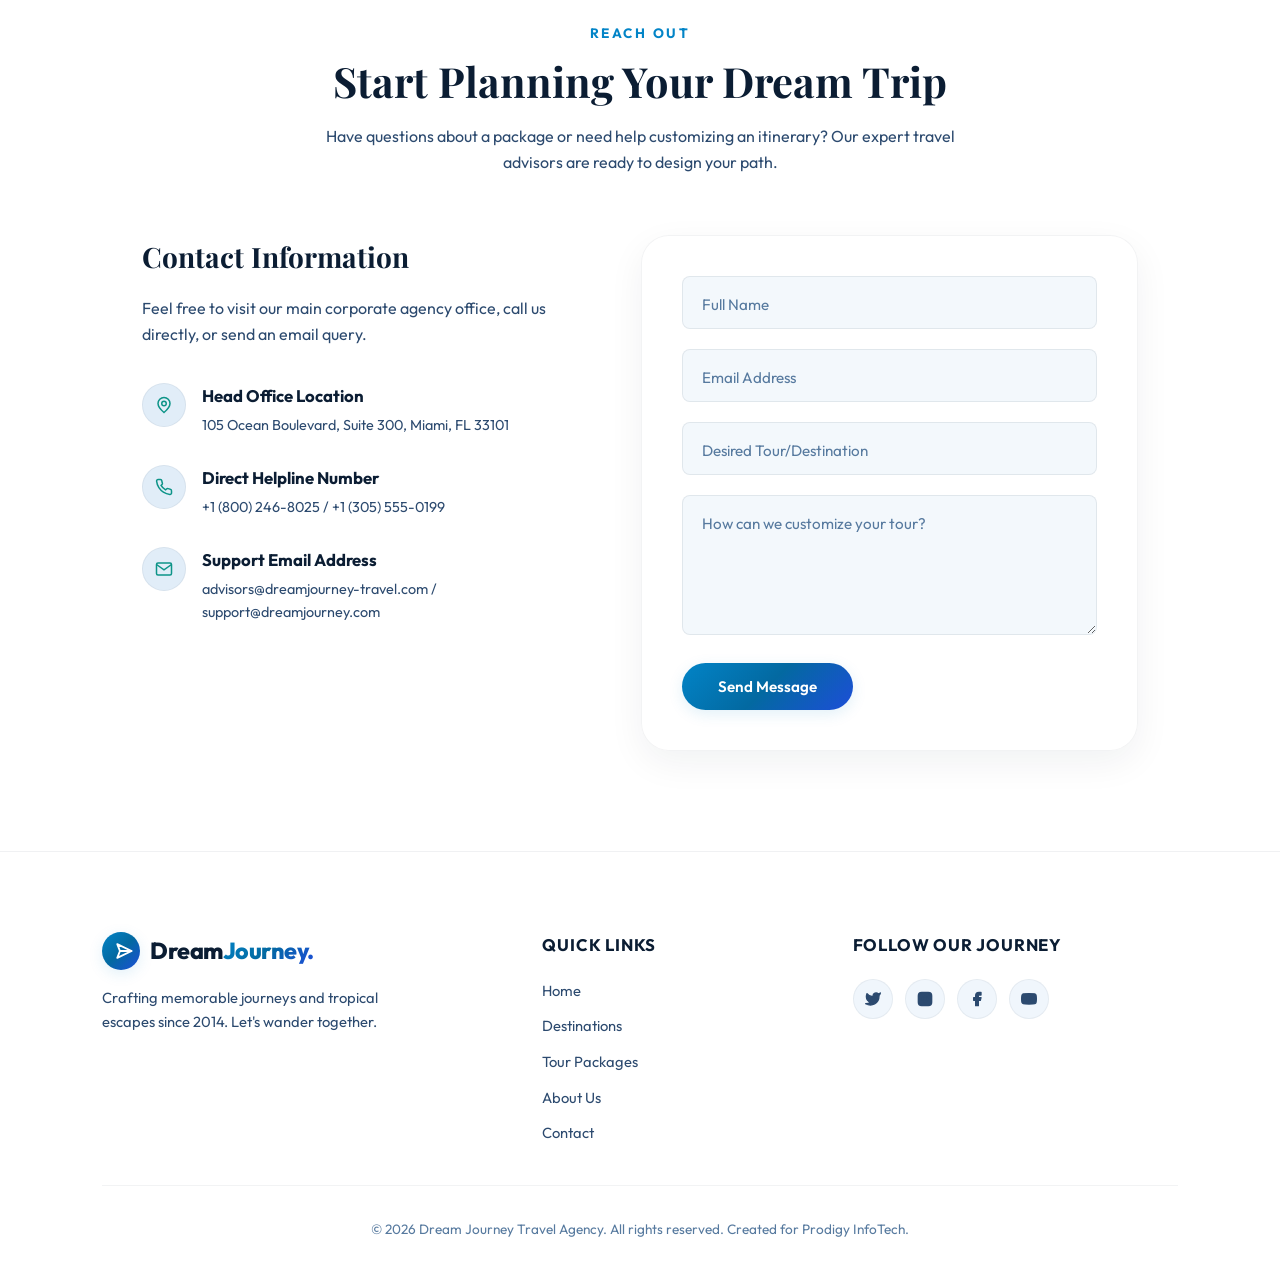
<file: about.html>
<!DOCTYPE html>
<html lang="en">
<head>
  <meta charset="UTF-8">
  <meta http-equiv="refresh" content="0; url=index.html#about">
  <script type="text/javascript">
    window.location.replace("index.html#about");
  </script>
  <title>Redirecting to Travel Agency...</title>
</head>
<body>
  <p>Redirecting to Travel Agency... If you are not redirected automatically, follow this <a href="index.html#about">link</a>.</p>
</body>
</html>
</file>
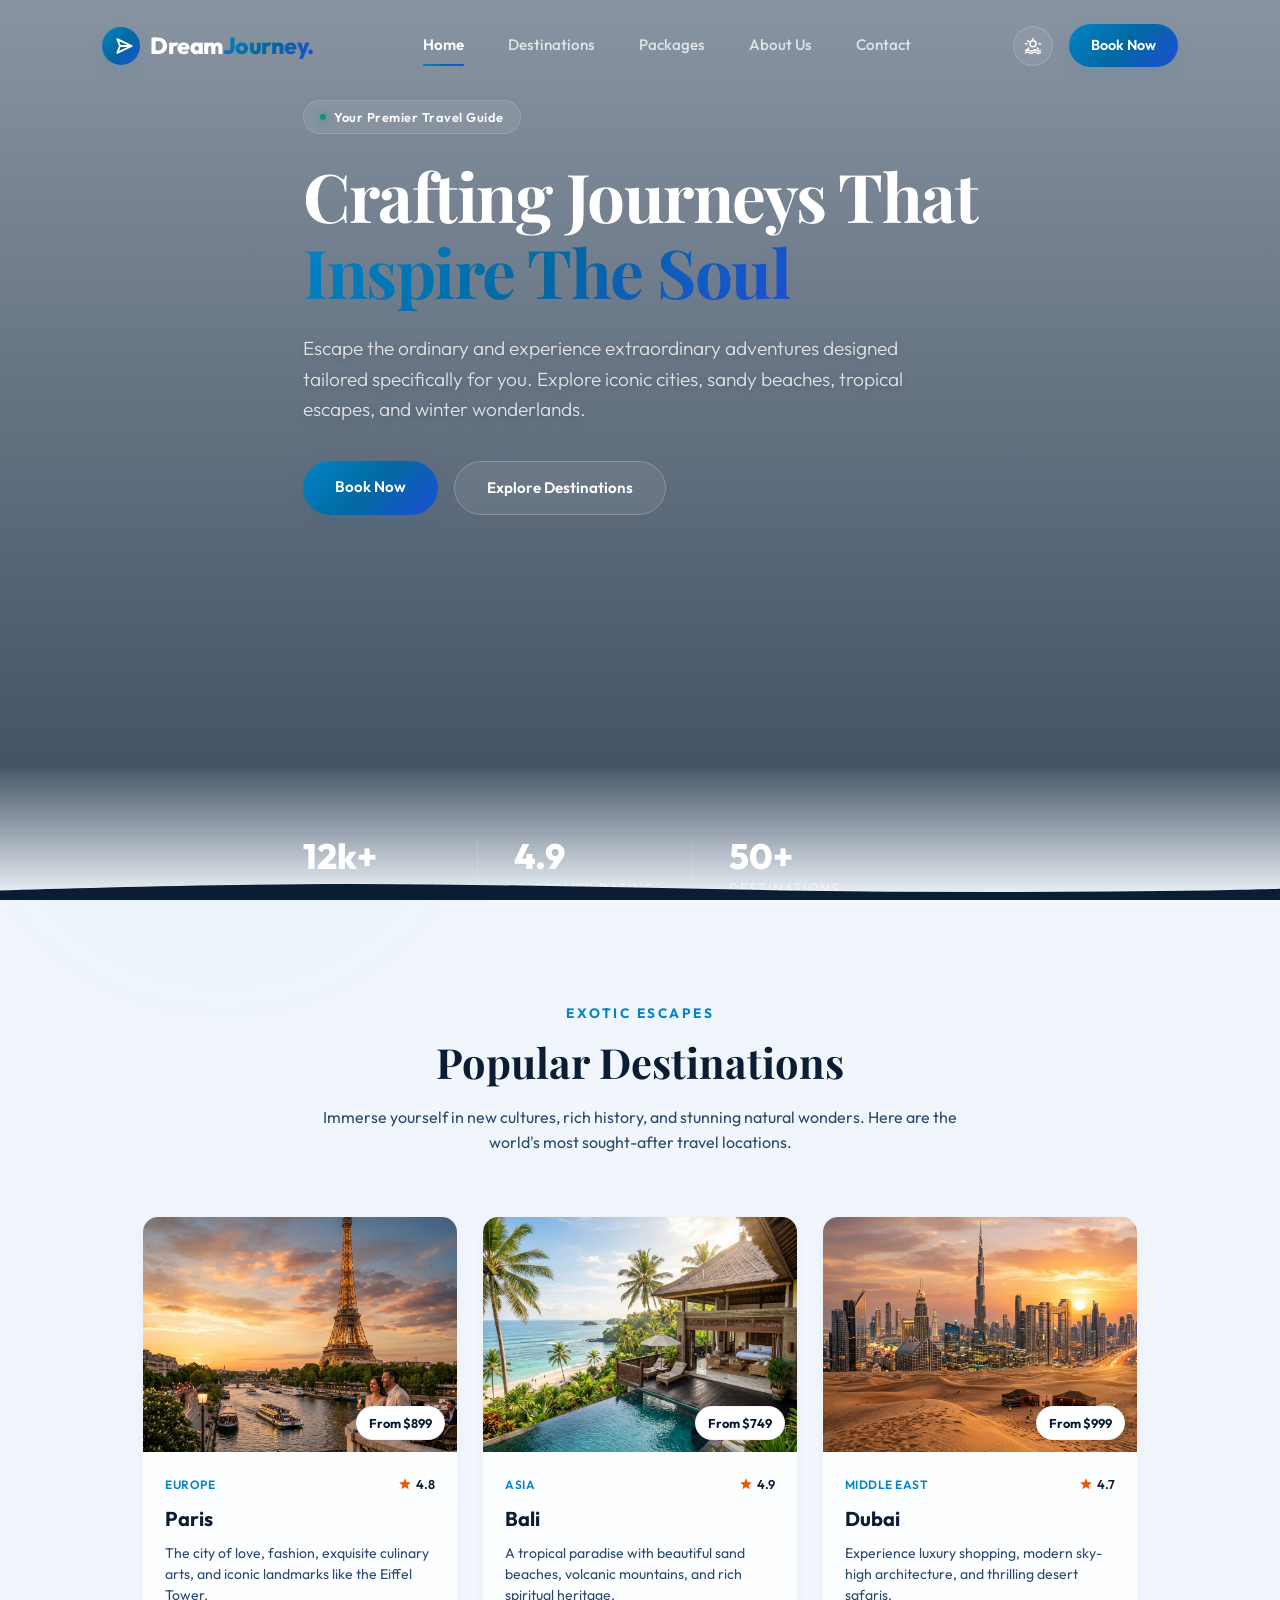
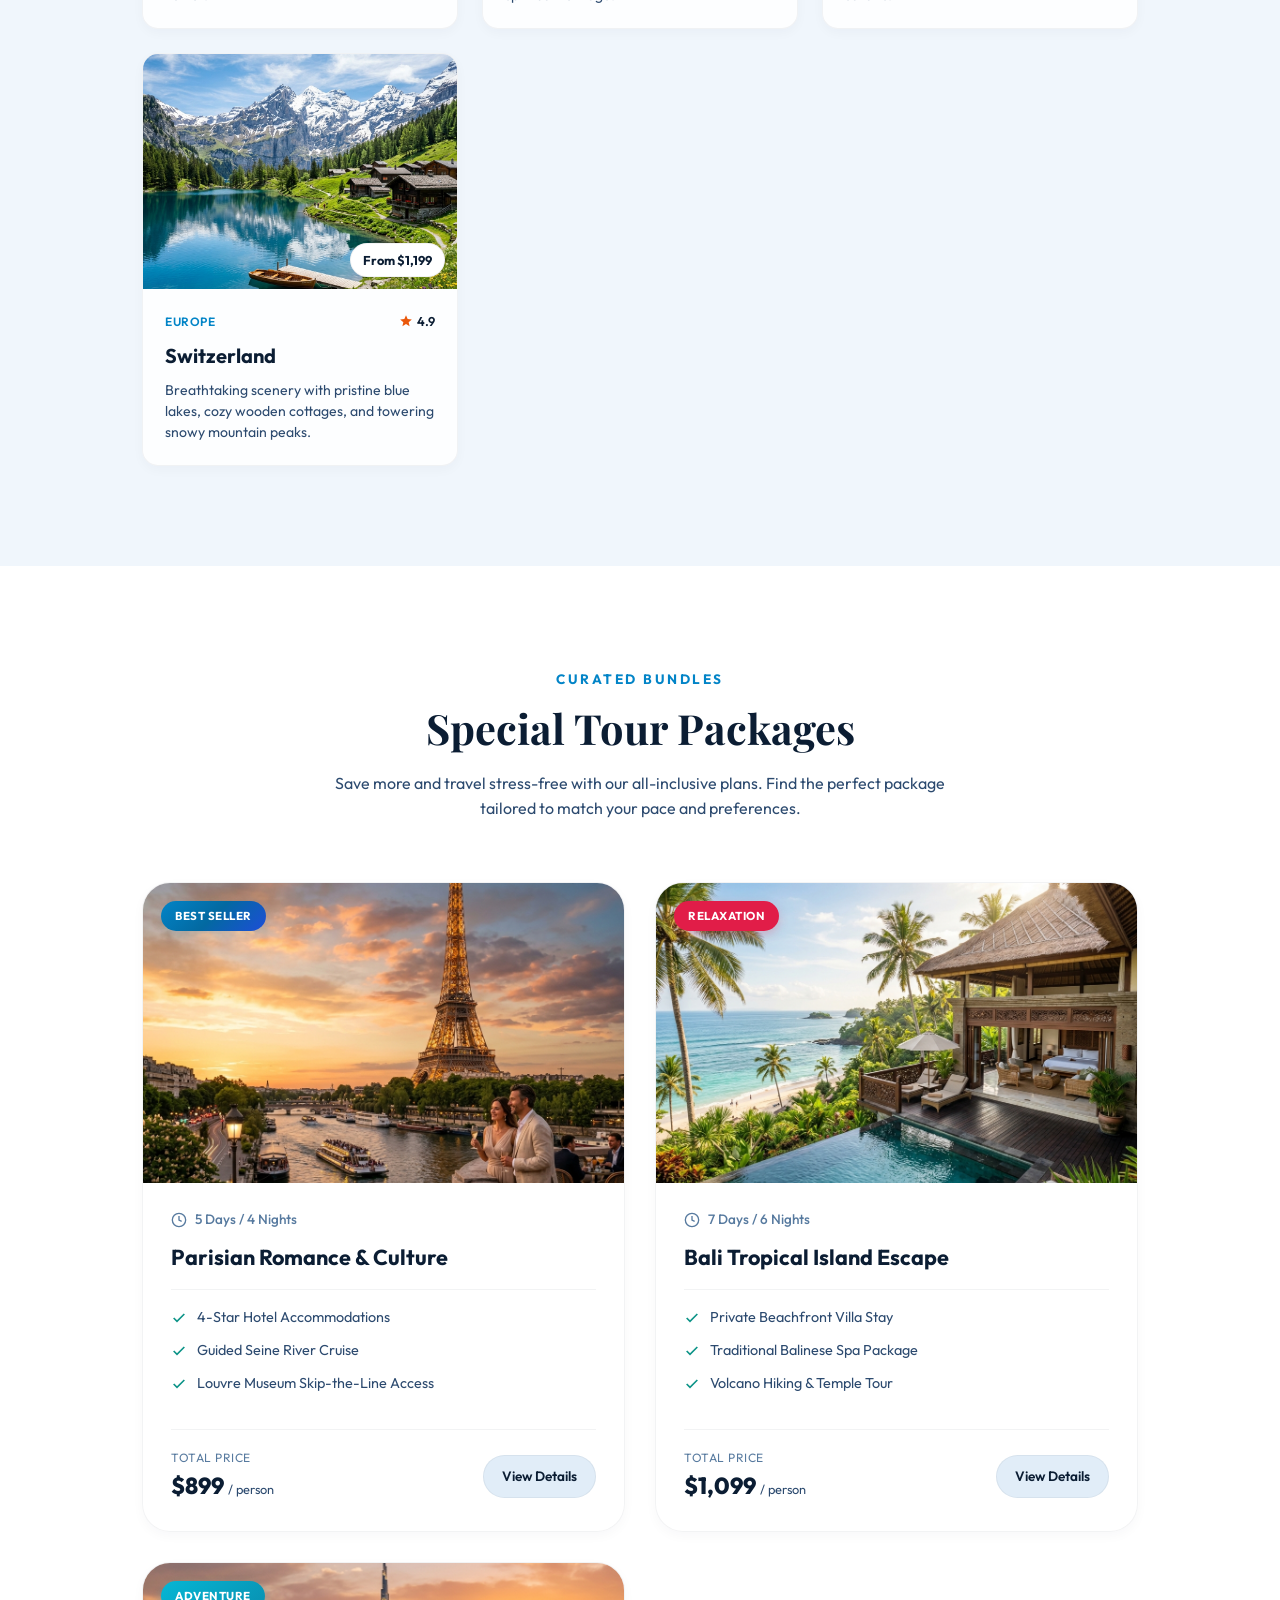
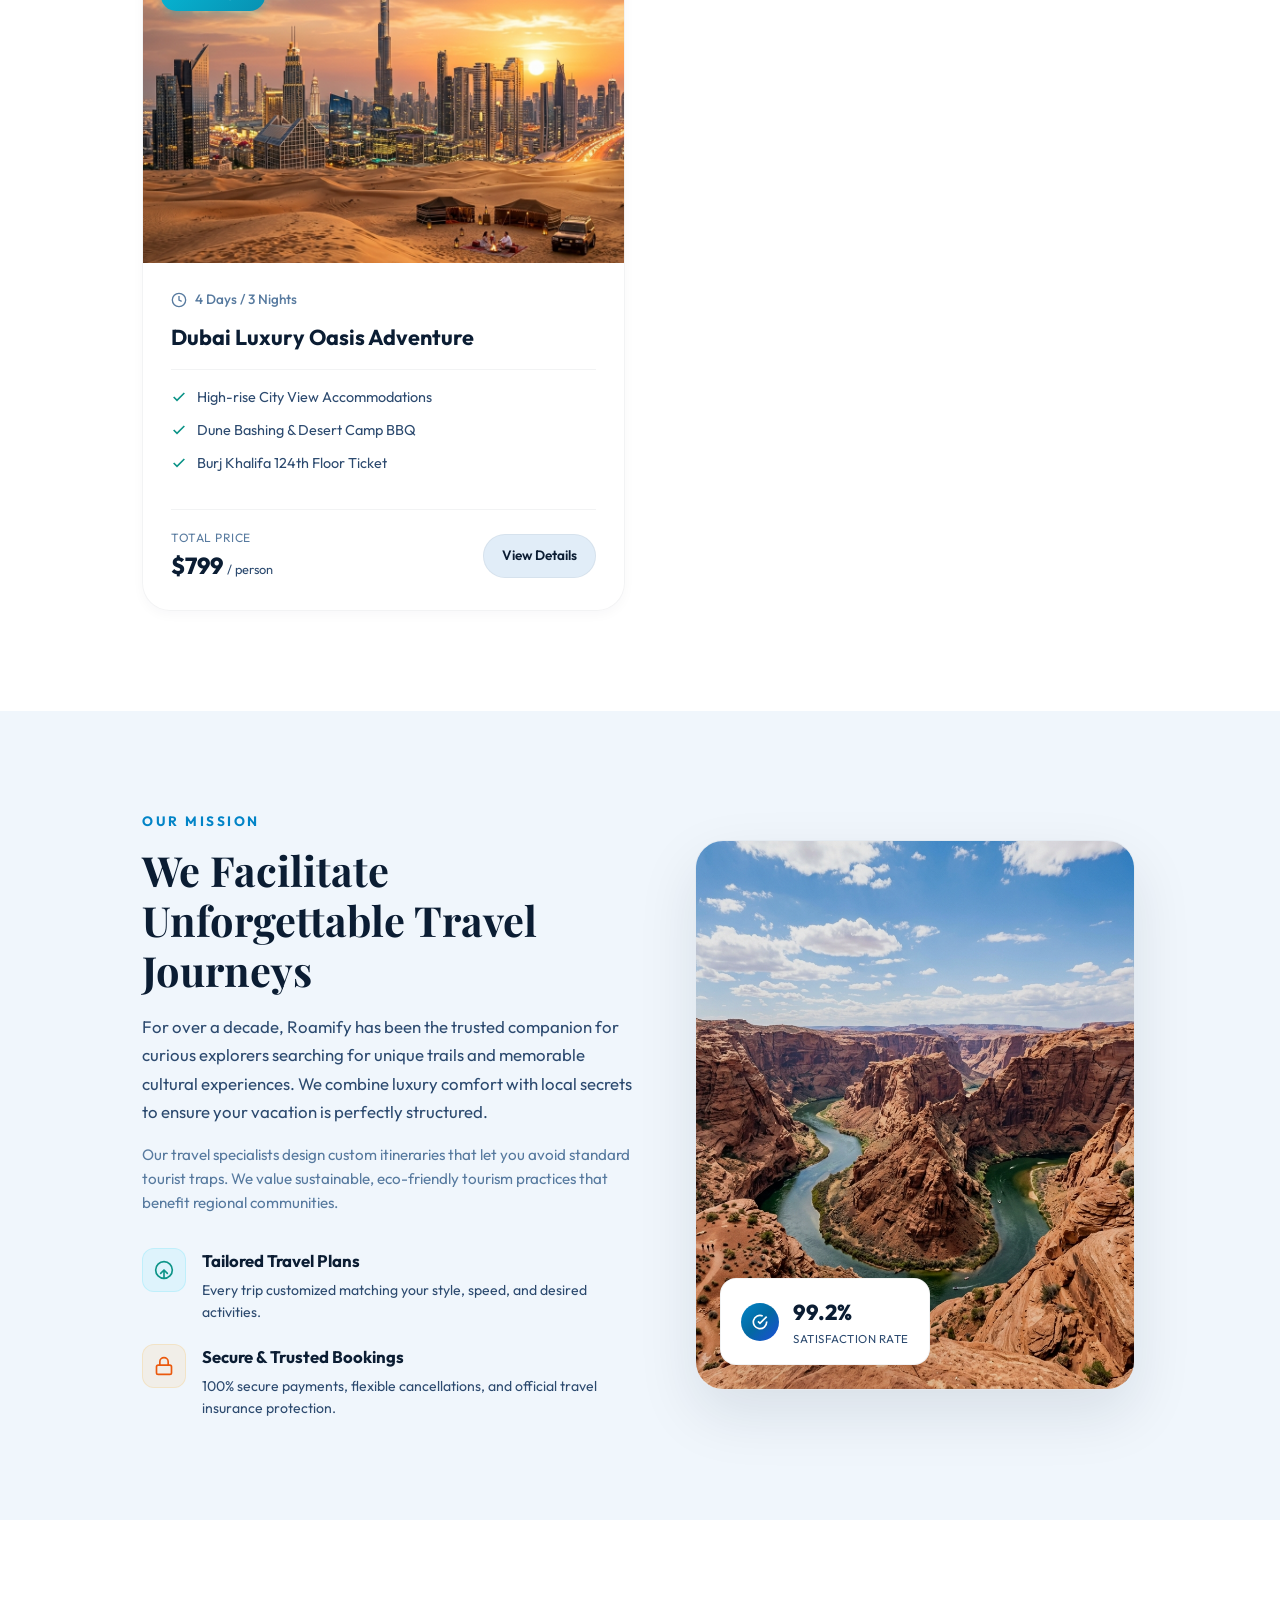
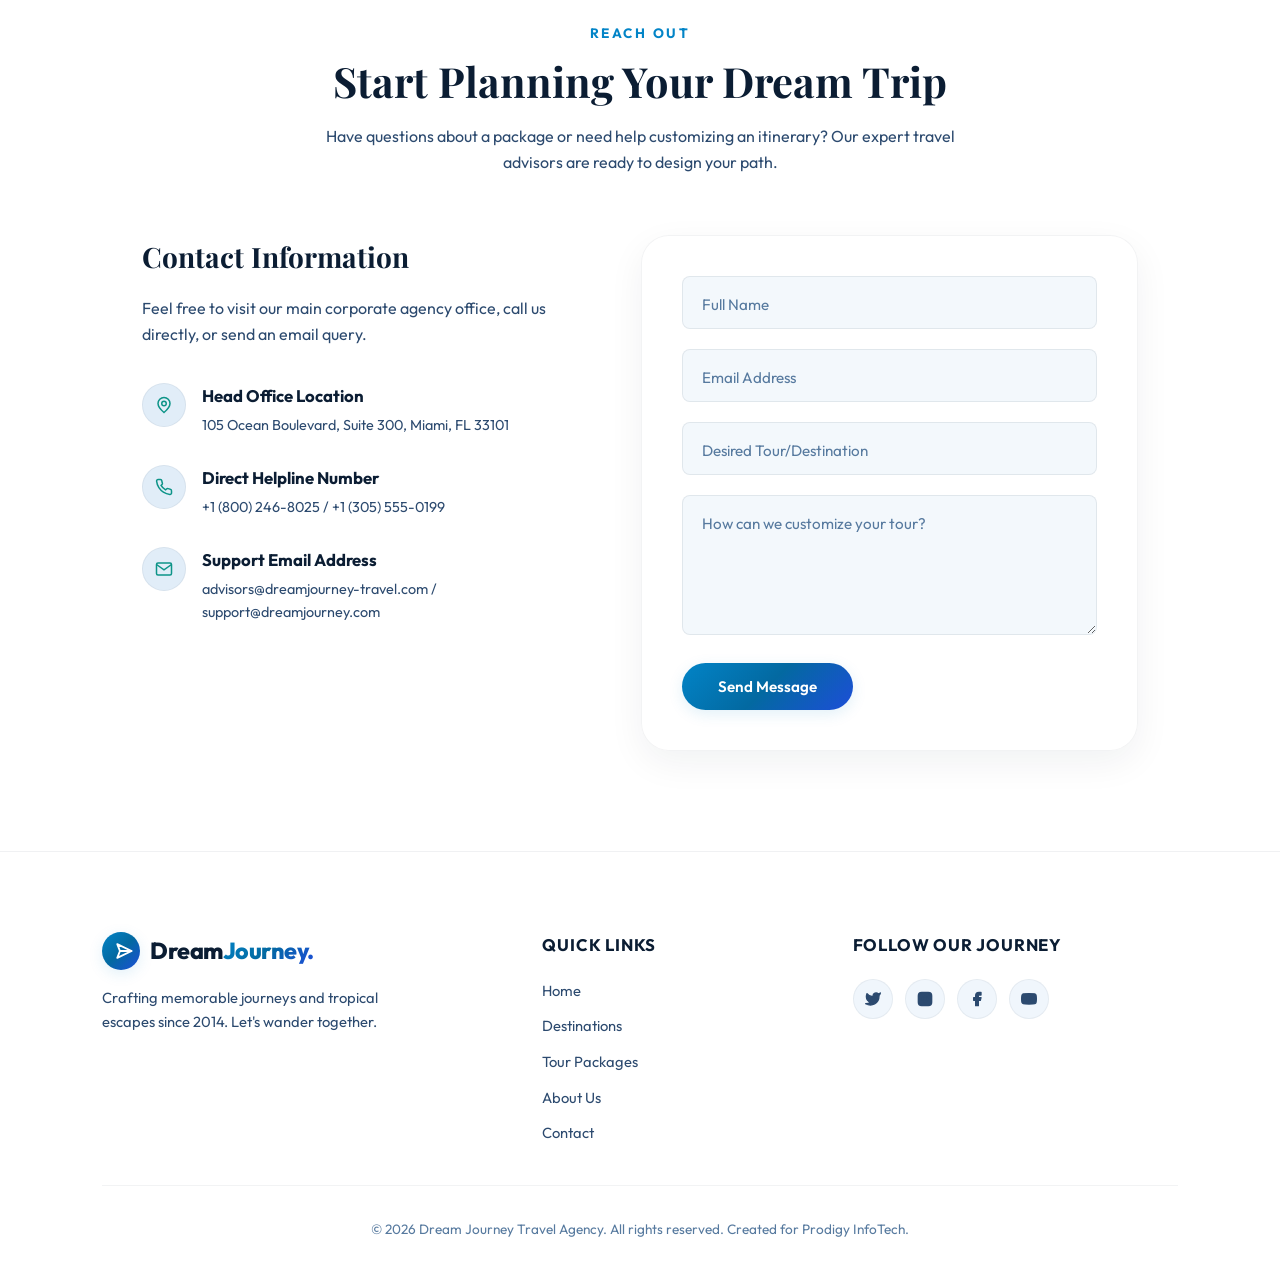
<file: contact.html>
<!DOCTYPE html>
<html lang="en">
<head>
  <meta charset="UTF-8">
  <meta http-equiv="refresh" content="0; url=index.html#contact">
  <script type="text/javascript">
    window.location.replace("index.html#contact");
  </script>
  <title>Redirecting to Travel Agency...</title>
</head>
<body>
  <p>Redirecting to Travel Agency... If you are not redirected automatically, follow this <a href="index.html#contact">link</a>.</p>
</body>
</html>
</file>
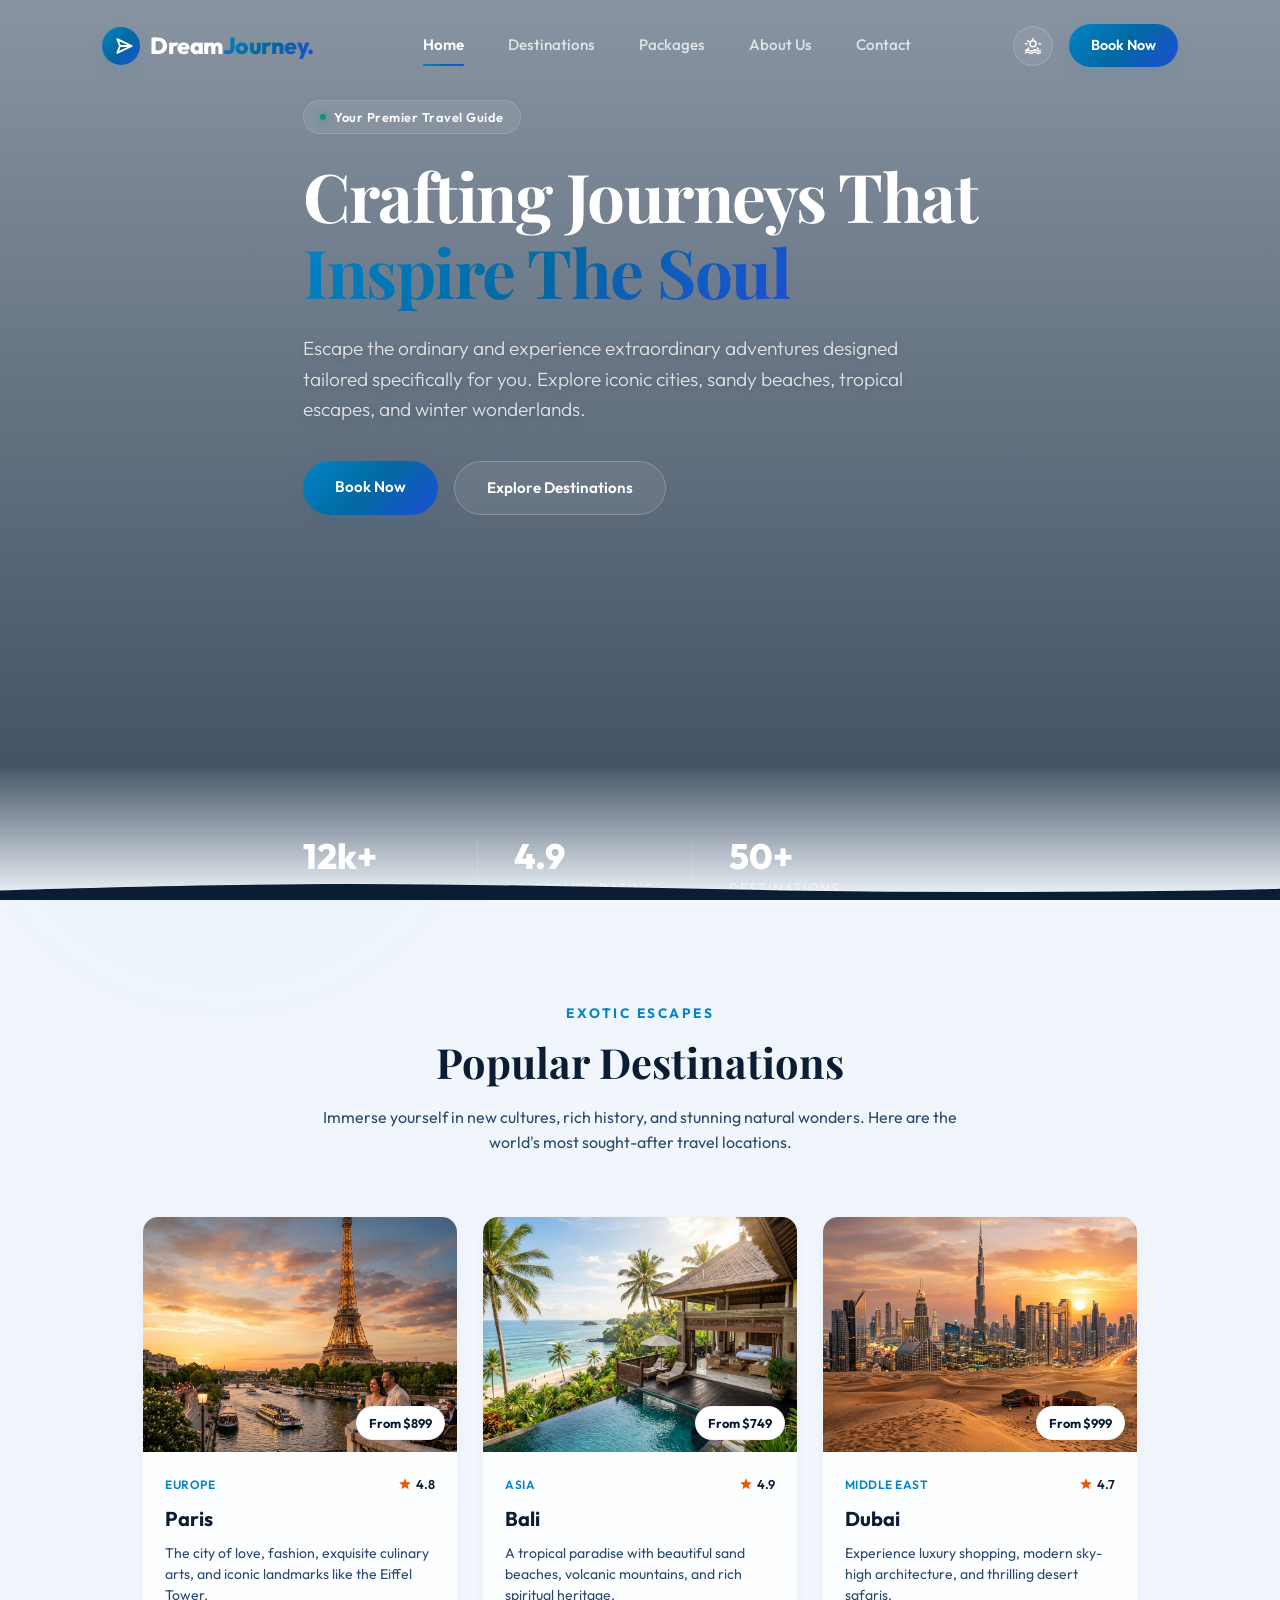
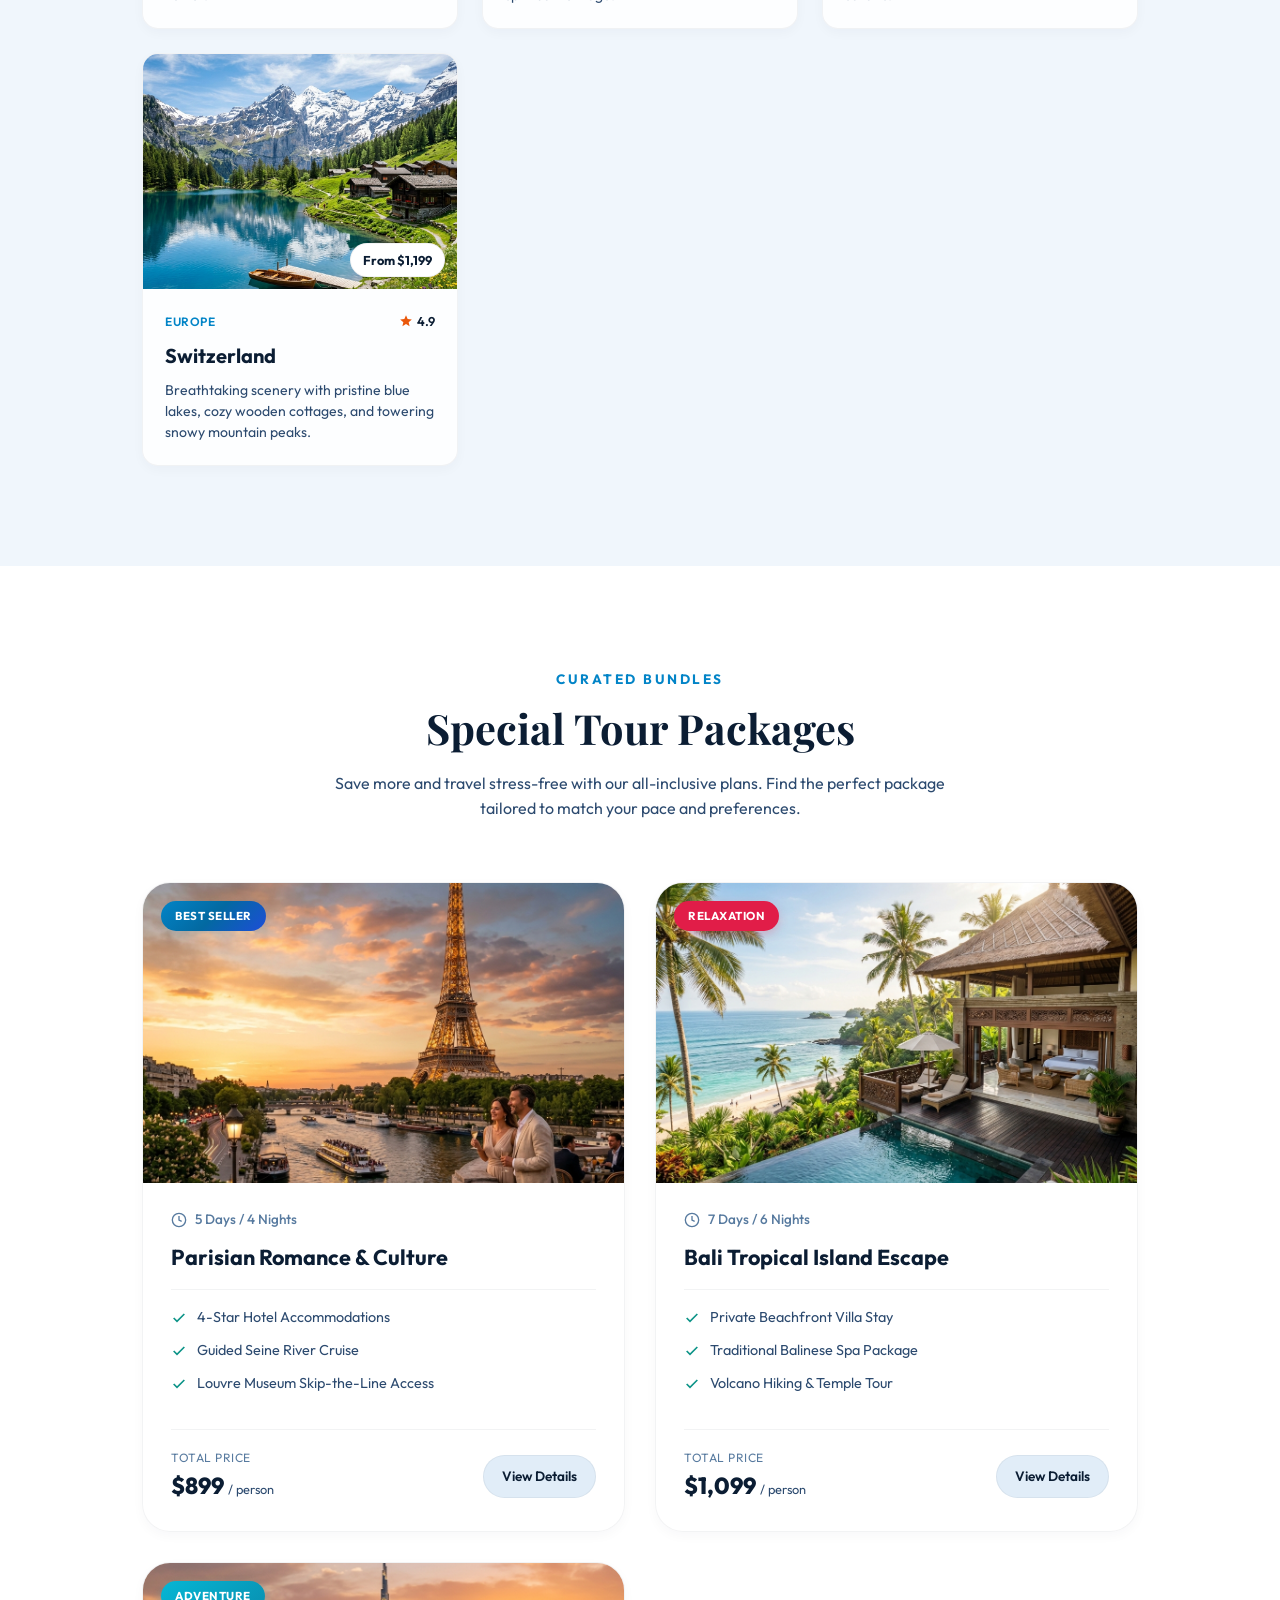
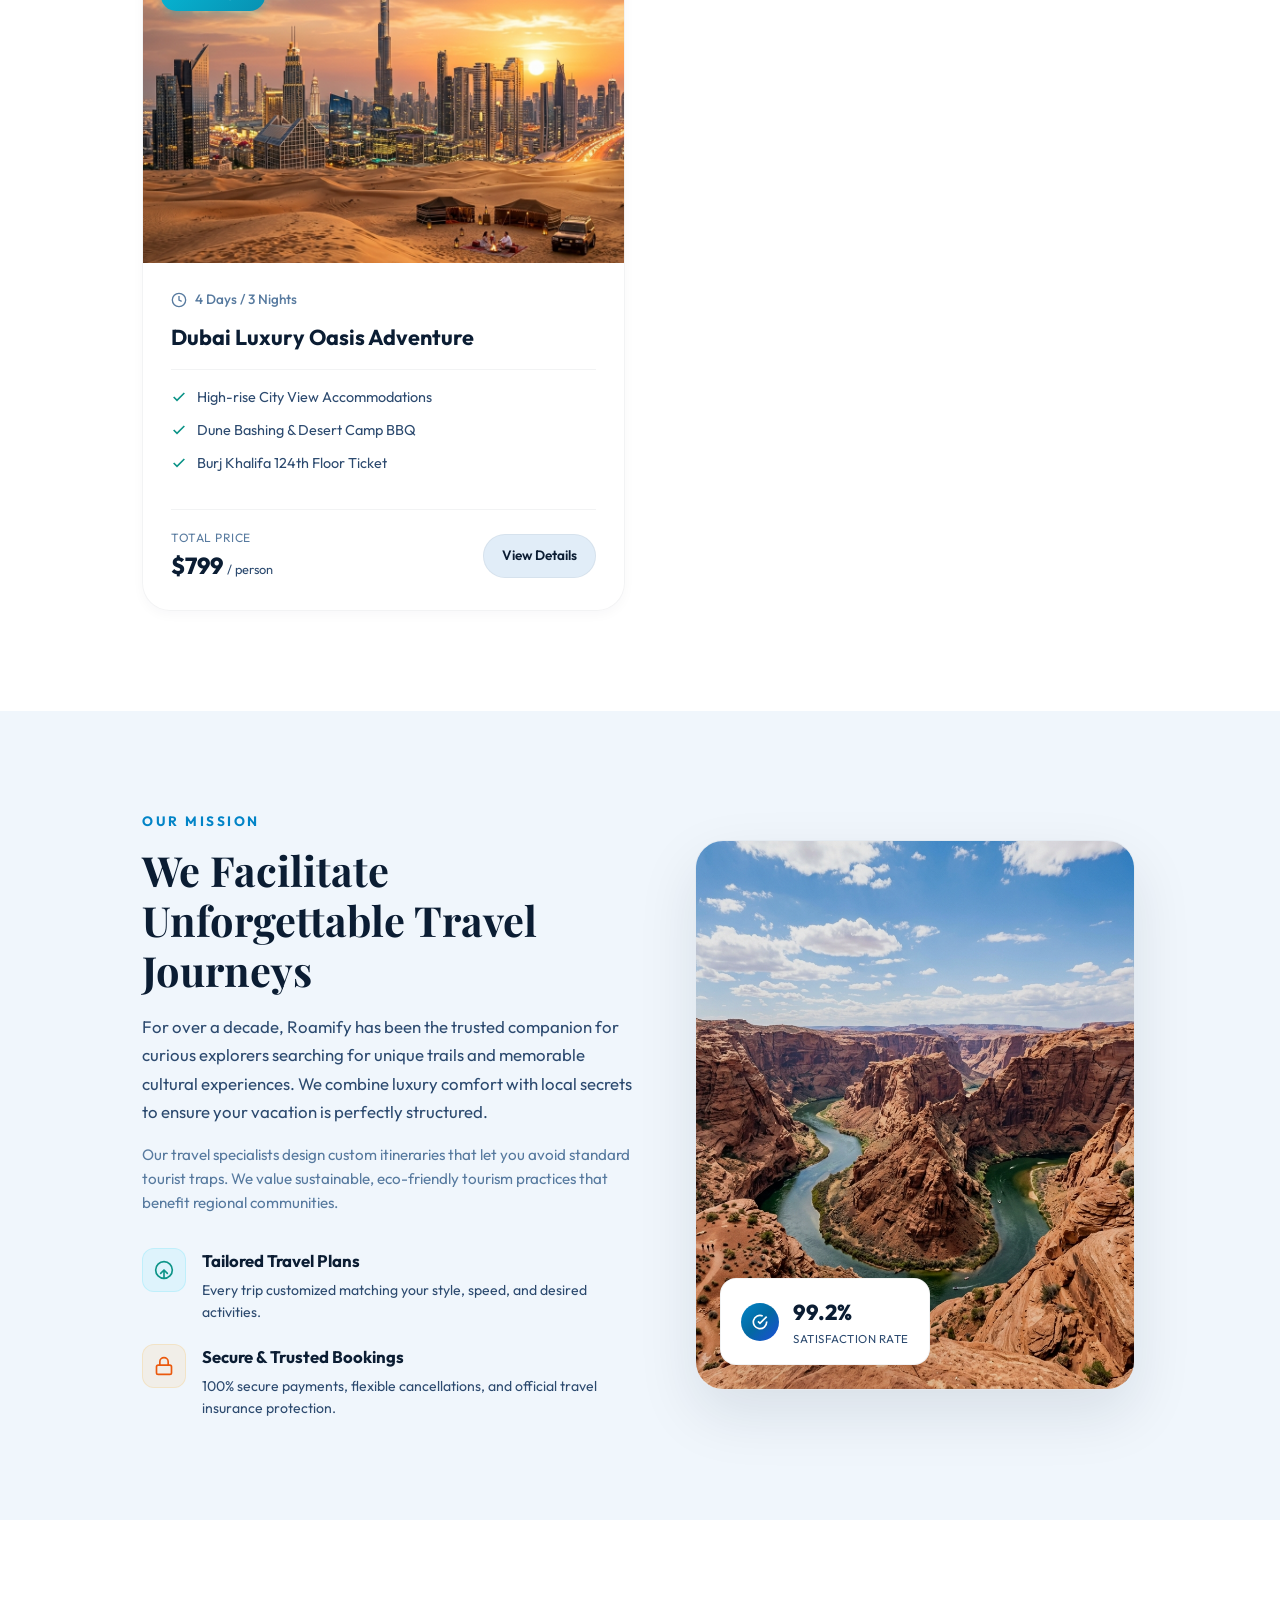
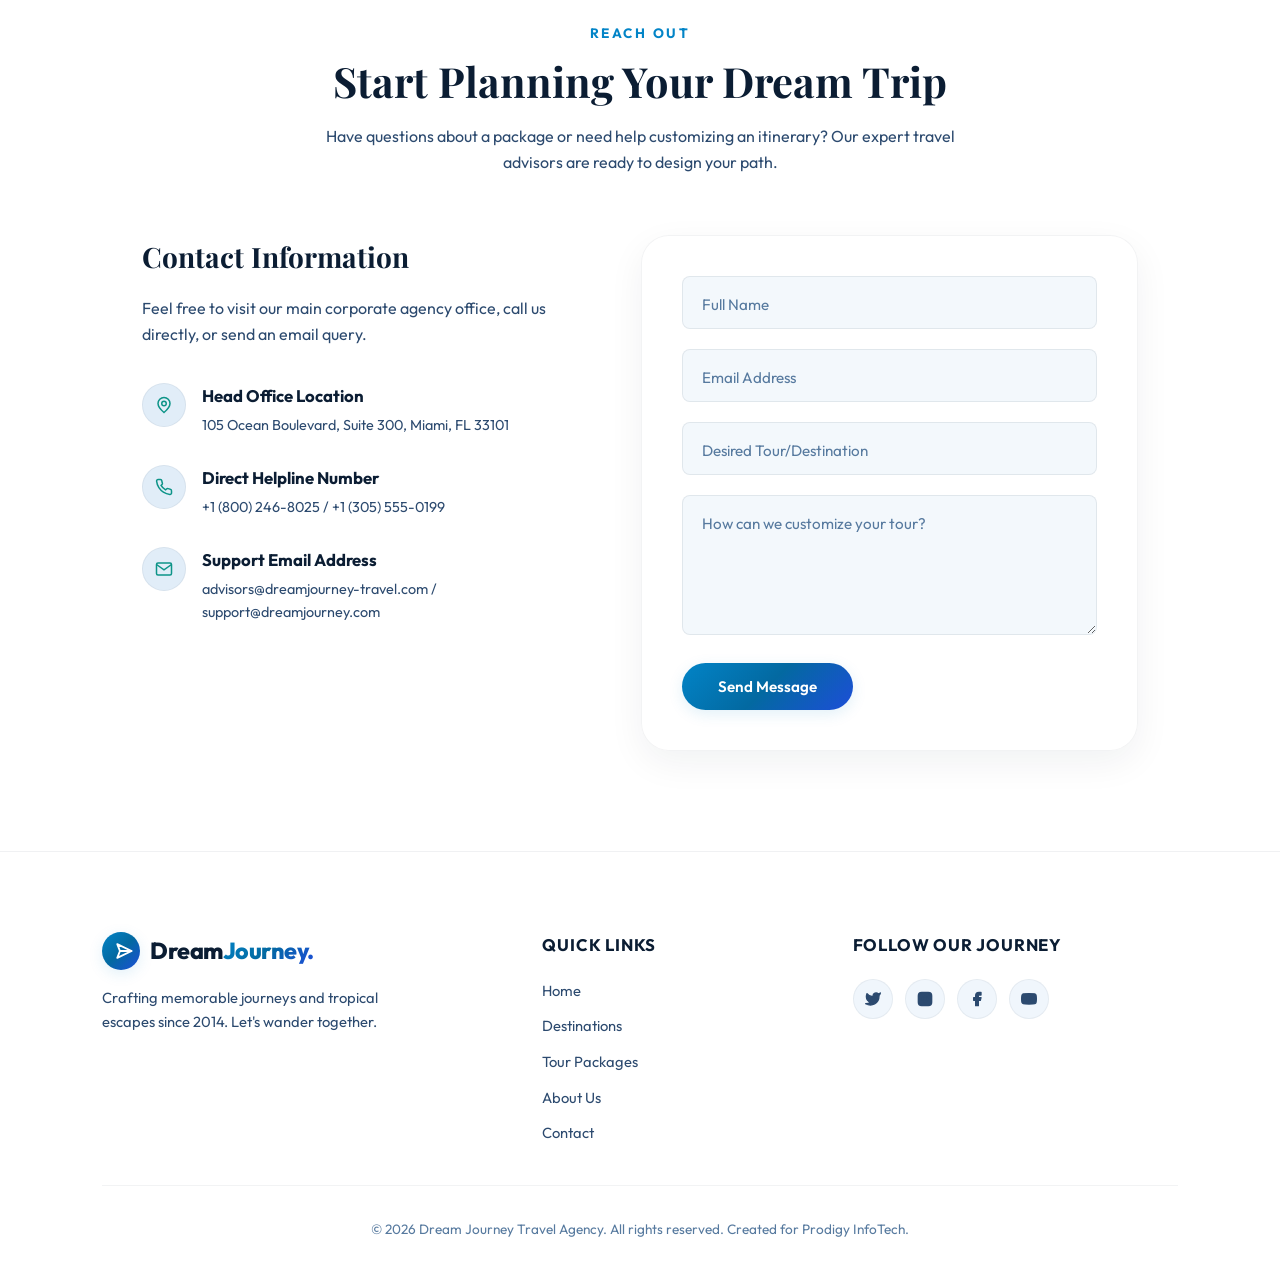
<file: services.html>
<!DOCTYPE html>
<html lang="en">
<head>
  <meta charset="UTF-8">
  <meta http-equiv="refresh" content="0; url=index.html#packages">
  <script type="text/javascript">
    window.location.replace("index.html#packages");
  </script>
  <title>Redirecting to Travel Agency...</title>
</head>
<body>
  <p>Redirecting to Travel Agency... If you are not redirected automatically, follow this <a href="index.html#packages">link</a>.</p>
</body>
</html>
</file>
<file: style.css>
/* ==========================================================================
   GOOGLE FONTS & BASE VARIABLE SYSTEM
   ========================================================================== */
@import url('https://fonts.googleapis.com/css2?family=Outfit:wght@300;400;500;600;700;800&family=Playfair+Display:ital,wght@0,400;0,600;0,700;0,800;1,400&display=swap');

:root {
  /* Fonts */
  --font-primary: 'Outfit', sans-serif;
  --font-display: 'Playfair Display', serif;
  
  /* Shared Animation Durations */
  --transition-smooth: all 0.4s cubic-bezier(0.16, 1, 0.3, 1);
  --transition-bounce: all 0.5s cubic-bezier(0.34, 1.56, 0.64, 1);
  
  /* Borders & Radius */
  --radius-sm: 8px;
  --radius-md: 16px;
  --radius-lg: 28px;
  --radius-pill: 9999px;
  
  /* Accent Colors */
  --color-accent-teal: #0ed5f4;
  --color-accent-orange: #f59e0b;
  --color-accent-coral: #f43f5e;
  --color-accent-cyan: #06b6d4;
  --color-accent-blue: #3b82f6;
  
  /* Gradients */
  --accent-gradient: linear-gradient(135deg, #0ed5f4 0%, #3b82f6 50%, #6366f1 100%);
  --btn-gradient-hover: linear-gradient(135deg, #08b8d4 0%, #2563eb 50%, #4f46e5 100%);
  --accent-glow: rgba(14, 213, 244, 0.25);
}

/* ==========================================================================
   THEME STYLING
   ========================================================================== */

/* 1. Ocean & Sky Theme (Default) */
[data-theme="ocean-sky"] {
  --bg-primary: #f0f6fc;
  --bg-secondary: #ffffff;
  --bg-tertiary: #e1edf8;
  
  --text-primary: #0b1d33;
  --text-secondary: #2c4a6f;
  --text-muted: #577a9f;
  
  /* Accent override for theme matching */
  --color-accent-teal: #0d9488;
  --color-accent-orange: #ea580c;
  --color-accent-coral: #e11d48;
  --color-accent-cyan: #0284c7;
  --color-accent-blue: #2563eb;
  
  /* Gradients */
  --accent-gradient: linear-gradient(135deg, #0284c7 0%, #0369a1 50%, #1d4ed8 100%);
  --btn-gradient-hover: linear-gradient(135deg, #0369a1 0%, #0f766e 50%, #1e40af 100%);
  --accent-glow: rgba(2, 132, 199, 0.12);
  
  /* Navbar specifically */
  --nav-bg: rgba(240, 246, 252, 0);
  --nav-bg-scrolled: rgba(255, 255, 255, 0.88);
  --nav-border: rgba(11, 29, 51, 0.03);
  --nav-border-scrolled: rgba(11, 29, 51, 0.06);
  
  /* Cards & Surface Elements */
  --card-bg: rgba(255, 255, 255, 0.85);
  --card-bg-hover: rgba(255, 255, 255, 0.98);
  --card-border: rgba(11, 29, 51, 0.05);
  --card-border-hover: rgba(2, 132, 199, 0.18);
  
  /* Inputs */
  --input-bg: rgba(225, 237, 248, 0.4);
  --input-border: rgba(11, 29, 51, 0.08);
  --input-focus: #0284c7;
  
  /* Shadows & Ambient */
  --shadow-sm: 0 4px 12px rgba(11, 29, 51, 0.03);
  --shadow-md: 0 12px 36px rgba(11, 29, 51, 0.06);
  --shadow-lg: 0 24px 60px rgba(11, 29, 51, 0.1);
  --nav-shadow: 0 10px 40px rgba(11, 29, 51, 0.04);
  --ambient-blur-color-1: rgba(2, 132, 199, 0.08);
  --ambient-blur-color-2: rgba(13, 148, 136, 0.08);
  
  --wave-color: #f0f6fc;
  --hero-bg-image: url('https://images.unsplash.com/photo-1507525428034-b723cf961d3e?w=1600&auto=format&fit=crop&q=80');
  --hero-overlay: linear-gradient(to bottom, rgba(11, 29, 51, 0.45) 0%, rgba(11, 29, 51, 0.75) 85%, var(--bg-primary) 100%);
}

/* 2. Tropical Paradise Theme */
[data-theme="tropical-paradise"] {
  --bg-primary: #faf8f5;
  --bg-secondary: #ffffff;
  --bg-tertiary: #f4ece1;
  
  --text-primary: #142c20;
  --text-secondary: #3f6250;
  --text-muted: #789080;

  /* Accent override for theme matching */
  --color-accent-teal: #10b981;
  --color-accent-orange: #f59e0b;
  --color-accent-coral: #f43f5e;
  --color-accent-cyan: #06b6d4;
  --color-accent-blue: #0284c7;

  /* Gradients */
  --accent-gradient: linear-gradient(135deg, #f43f5e 0%, #f59e0b 55%, #10b981 100%);
  --btn-gradient-hover: linear-gradient(135deg, #e11d48 0%, #d97706 55%, #059669 100%);
  --accent-glow: rgba(244, 63, 94, 0.2);
  
  /* Navbar specifically */
  --nav-bg: rgba(250, 248, 245, 0);
  --nav-bg-scrolled: rgba(255, 255, 255, 0.88);
  --nav-border: rgba(20, 44, 32, 0.02);
  --nav-border-scrolled: rgba(20, 44, 32, 0.06);
  
  /* Cards & Surface Elements */
  --card-bg: rgba(255, 255, 255, 0.85);
  --card-bg-hover: rgba(255, 255, 255, 0.98);
  --card-border: rgba(20, 44, 32, 0.05);
  --card-border-hover: rgba(16, 185, 129, 0.18);
  
  /* Inputs */
  --input-bg: rgba(244, 236, 225, 0.4);
  --input-border: rgba(20, 44, 32, 0.08);
  --input-focus: #10b981;
  
  /* Shadows & Ambient */
  --shadow-sm: 0 4px 12px rgba(20, 44, 32, 0.03);
  --shadow-md: 0 12px 36px rgba(20, 44, 32, 0.06);
  --shadow-lg: 0 24px 60px rgba(20, 44, 32, 0.1);
  --nav-shadow: 0 10px 40px rgba(20, 44, 32, 0.05);
  --ambient-blur-color-1: rgba(245, 158, 11, 0.08);
  --ambient-blur-color-2: rgba(16, 185, 129, 0.08);
  
  --wave-color: #faf8f5;
  --hero-bg-image: url('https://images.unsplash.com/photo-1506929562872-bb421503ef21?w=1600&auto=format&fit=crop&q=80');
  --hero-overlay: linear-gradient(to bottom, rgba(20, 44, 32, 0.4) 0%, rgba(20, 44, 32, 0.75) 85%, var(--bg-primary) 100%);
}

/* ==========================================================================
   RESET & STRUCTURES
   ========================================================================== */
* {
  margin: 0;
  padding: 0;
  box-sizing: border-box;
}

html {
  scroll-behavior: smooth;
}

body {
  font-family: var(--font-primary);
  background-color: var(--bg-primary);
  color: var(--text-primary);
  line-height: 1.6;
  overflow-x: hidden;
  transition: background-color 0.5s ease, color 0.5s ease;
}

a {
  color: inherit;
  text-decoration: none;
}

button, input, textarea {
  font-family: inherit;
  color: inherit;
}

/* Custom Scrollbar */
::-webkit-scrollbar {
  width: 8px;
}
::-webkit-scrollbar-track {
  background: var(--bg-primary);
}
::-webkit-scrollbar-thumb {
  background: var(--bg-tertiary);
  border-radius: 4px;
}
::-webkit-scrollbar-thumb:hover {
  background: var(--text-muted);
}

/* Ambient glow blobs */
.ambient-glow {
  position: fixed;
  width: 45vw;
  height: 45vw;
  max-width: 600px;
  border-radius: 50%;
  filter: blur(100px);
  z-index: -5;
  pointer-events: none;
  opacity: 0.75;
  animation: floatGlow 25s infinite alternate ease-in-out;
}

.glow-1 {
  top: -15%;
  right: -5%;
  background: radial-gradient(circle, var(--ambient-blur-color-1) 0%, transparent 70%);
}

.glow-2 {
  bottom: -15%;
  left: -5%;
  background: radial-gradient(circle, var(--ambient-blur-color-2) 0%, transparent 70%);
  animation-delay: -7s;
}

@keyframes floatGlow {
  0% { transform: translate(0, 0) scale(1); }
  50% { transform: translate(6%, 8%) scale(1.08); }
  100% { transform: translate(-4%, -4%) scale(0.95); }
}

/* ==========================================================================
   FIXED NAVIGATION BAR
   ========================================================================== */
.header-nav {
  position: fixed;
  top: 0;
  left: 0;
  width: 100%;
  z-index: 1000;
  display: flex;
  justify-content: space-between;
  align-items: center;
  padding: 24px 8%;
  border-bottom: 1px solid var(--nav-border);
  background-color: var(--nav-bg);
  transition: var(--transition-smooth);
}

/* Scrolled visual shift state */
.header-nav.scrolled {
  padding: 14px 8%;
  background-color: var(--nav-bg-scrolled);
  backdrop-filter: blur(18px);
  -webkit-backdrop-filter: blur(18px);
  border-bottom: 1px solid var(--nav-border-scrolled);
  box-shadow: var(--nav-shadow);
}

/* Logo Design */
.logo {
  display: flex;
  align-items: center;
  gap: 10px;
  font-size: 1.45rem;
  font-weight: 800;
  letter-spacing: -0.5px;
  color: var(--text-primary);
  transition: color 0.3s ease, var(--transition-smooth);
}

.logo-circle {
  display: flex;
  align-items: center;
  justify-content: center;
  width: 38px;
  height: 38px;
  border-radius: 50%;
  background: var(--accent-gradient);
  color: white;
  box-shadow: 0 4px 15px var(--accent-glow);
}

.logo-circle svg {
  width: 18px;
  height: 18px;
  transform: rotate(45deg);
}

.logo-text {
  font-family: var(--font-primary);
}

.logo-text .text-accent {
  background: var(--accent-gradient);
  -webkit-background-clip: text;
  -webkit-text-fill-color: transparent;
  background-clip: text;
  color: transparent;
}

/* Desktop Navigation container */
.nav-menu-container {
  display: flex;
  align-items: center;
}

.nav-links {
  position: relative;
  display: flex;
  align-items: center;
  gap: 8px;
}

/* Navigation Links with animated underlines */
.nav-link {
  position: relative;
  padding: 8px 18px;
  font-size: 0.95rem;
  font-weight: 500;
  color: var(--text-secondary);
  transition: color 0.3s ease;
}

.nav-link:hover {
  color: var(--text-primary);
}

/* Smooth underlined effect expanding outwards */
.nav-link::after {
  content: '';
  position: absolute;
  bottom: 0;
  left: 18px;
  right: 18px;
  height: 2px;
  background: var(--accent-gradient);
  transform: scaleX(0);
  transform-origin: center;
  transition: transform 0.3s ease;
  border-radius: 2px;
}

.nav-link:hover::after,
.nav-link.active-link::after {
  transform: scaleX(1);
}

.nav-link.active-link {
  color: var(--text-primary);
  font-weight: 600;
}

/* Right-side Action Buttons */
.nav-actions {
  display: flex;
  align-items: center;
  gap: 16px;
}

.theme-toggle {
  background: var(--card-bg);
  border: 1px solid var(--card-border);
  cursor: pointer;
  width: 40px;
  height: 40px;
  border-radius: 50%;
  display: flex;
  align-items: center;
  justify-content: center;
  color: var(--text-primary);
  transition: var(--transition-smooth);
}

.theme-toggle:hover {
  background-color: var(--bg-tertiary);
  border-color: var(--card-border-hover);
  transform: scale(1.05);
}

.theme-toggle svg {
  width: 18px;
  height: 18px;
  stroke: currentColor;
}

/* Hide icons dynamically based on theme values */
[data-theme="ocean-sky"] .theme-toggle .tropical-icon {
  display: none;
}
[data-theme="tropical-paradise"] .theme-toggle .ocean-sky-icon {
  display: none;
}

/* Primary Booking Button */
.btn-cta {
  background: var(--accent-gradient);
  color: white;
  padding: 10px 22px;
  border: none;
  font-size: 0.9rem;
  font-weight: 600;
  border-radius: var(--radius-pill);
  cursor: pointer;
  box-shadow: 0 4px 15px var(--accent-glow);
  position: relative;
  overflow: hidden;
  display: inline-block;
  text-align: center;
  transition: var(--transition-bounce);
}

.btn-cta:hover {
  transform: translateY(-2px);
  background: var(--btn-gradient-hover);
  box-shadow: 0 8px 25px rgba(14, 213, 244, 0.4);
}

.btn-cta::after {
  content: '';
  position: absolute;
  top: 0;
  left: -100%;
  width: 100%;
  height: 100%;
  background: linear-gradient(90deg, transparent, rgba(255, 255, 255, 0.25), transparent);
  transition: 0.6s ease;
}

.btn-cta:hover::after {
  left: 100%;
}

/* Mobile Hamburger menu toggle */
.menu-btn {
  display: none;
  background: none;
  border: none;
  cursor: pointer;
  z-index: 1100;
  padding: 6px;
}

.menu-btn-bar {
  display: block;
  width: 24px;
  height: 2px;
  margin: 5px auto;
  background-color: var(--text-primary);
  transition: var(--transition-smooth);
  border-radius: 1px;
}

/* Toggle menu animation (turns bars to X) */
.menu-btn.open .menu-btn-bar:nth-child(1) {
  transform: translateY(7px) rotate(45deg);
}
.menu-btn.open .menu-btn-bar:nth-child(2) {
  opacity: 0;
  transform: translateX(-10px);
}
.menu-btn.open .menu-btn-bar:nth-child(3) {
  transform: translateY(-7px) rotate(-45deg);
}

/* Header Contrast Overrides for Unscrolled State over Dark Hero Overlay */
.header-nav:not(.scrolled) .logo {
  color: #ffffff;
}

.header-nav:not(.scrolled) .nav-link {
  color: rgba(255, 255, 255, 0.75);
}

.header-nav:not(.scrolled) .nav-link:hover,
.header-nav:not(.scrolled) .nav-link.active-link {
  color: #ffffff;
}

.header-nav:not(.scrolled) .theme-toggle {
  background: rgba(255, 255, 255, 0.08);
  border: 1px solid rgba(255, 255, 255, 0.15);
  color: #ffffff;
}

.header-nav:not(.scrolled) .theme-toggle:hover {
  background-color: rgba(255, 255, 255, 0.18);
  border-color: rgba(255, 255, 255, 0.3);
}

.header-nav:not(.scrolled) .menu-btn-bar {
  background-color: #ffffff;
}

.menu-btn.open .menu-btn-bar {
  background-color: var(--text-primary) !important;
}

/* Mobile Side Navigation Drawer */
.mobile-nav-drawer {
  position: fixed;
  top: 0;
  right: -100%;
  width: 280px;
  height: 100vh;
  background-color: var(--bg-secondary);
  border-left: 1px solid var(--card-border);
  box-shadow: var(--shadow-lg);
  z-index: 1050;
  display: flex;
  flex-direction: column;
  padding: 100px 32px 40px;
  transition: var(--transition-smooth);
  backdrop-filter: blur(18px);
  -webkit-backdrop-filter: blur(18px);
}

.mobile-nav-drawer.open {
  right: 0;
}

.mobile-nav-links {
  display: flex;
  flex-direction: column;
  gap: 20px;
  margin-bottom: 40px;
}

.mobile-nav-link {
  font-size: 1.15rem;
  font-weight: 600;
  color: var(--text-secondary);
  transition: var(--transition-smooth);
  padding: 8px 0;
  border-bottom: 1px solid rgba(255, 255, 255, 0.03);
}

.mobile-nav-link:hover,
.mobile-nav-link.active-link {
  color: var(--text-primary);
  padding-left: 8px;
}

.mobile-nav-actions {
  display: flex;
  flex-direction: column;
}

.drawer-backdrop {
  position: fixed;
  top: 0;
  left: 0;
  width: 100vw;
  height: 100vh;
  background-color: rgba(0, 0, 0, 0.45);
  backdrop-filter: blur(4px);
  z-index: 1025;
  opacity: 0;
  pointer-events: none;
  transition: opacity 0.4s ease;
}

.drawer-backdrop.active {
  opacity: 1;
  pointer-events: all;
}

/* ==========================================================================
   PAGE HERO SECTION
   ========================================================================== */
.hero-section {
  position: relative;
  min-height: 100vh;
  display: flex;
  flex-direction: column;
  justify-content: center;
  align-items: center;
  padding-top: 100px;
  background-color: var(--bg-primary);
  overflow: hidden;
}

.hero-bg-overlay {
  position: absolute;
  top: 0;
  left: 0;
  width: 100%;
  height: 100%;
  background: var(--hero-overlay);
  z-index: 2;
}

.hero-bg-image {
  position: absolute;
  top: 0;
  left: 0;
  width: 100%;
  height: 100%;
  background-image: var(--hero-bg-image);
  background-size: cover;
  background-position: center;
  z-index: 1;
  transform: scale(1.03);
  filter: brightness(0.75);
}

.hero-container {
  position: relative;
  z-index: 3;
  display: flex;
  flex-direction: column;
  justify-content: center;
  min-height: calc(100vh - 100px);
  padding-bottom: 80px;
}

.hero-content {
  max-width: 780px;
  text-align: left;
}

.hero-badge {
  display: inline-flex;
  align-items: center;
  gap: 8px;
  background-color: rgba(255, 255, 255, 0.08);
  border: 1px solid rgba(255, 255, 255, 0.12);
  color: white;
  padding: 6px 16px;
  border-radius: var(--radius-pill);
  font-size: 0.8rem;
  font-weight: 600;
  letter-spacing: 0.5px;
  margin-bottom: 24px;
}

.badge-dot {
  width: 6px;
  height: 6px;
  border-radius: 50%;
  background-color: var(--color-accent-teal);
  box-shadow: 0 0 10px var(--color-accent-teal);
  animation: pulseGreen 1.6s infinite alternate;
}

@keyframes pulseGreen {
  0% { transform: scale(0.9); opacity: 0.7; }
  100% { transform: scale(1.25); opacity: 1; }
}

.hero-title {
  font-family: var(--font-display);
  font-size: 4.2rem;
  font-weight: 700;
  line-height: 1.12;
  color: white;
  margin-bottom: 24px;
  letter-spacing: -1.5px;
}

.text-gradient {
  background: var(--accent-gradient);
  -webkit-background-clip: text;
  -webkit-text-fill-color: transparent;
  background-clip: text;
  color: transparent;
}

.hero-description {
  color: rgba(255, 255, 255, 0.8);
  font-size: 1.2rem;
  font-weight: 300;
  max-width: 620px;
  margin-bottom: 36px;
  text-shadow: 0 2px 10px rgba(0, 0, 0, 0.2);
}

.hero-actions {
  display: flex;
  gap: 16px;
}

.btn-primary {
  background: var(--accent-gradient);
  color: white;
  padding: 14px 32px;
  border: none;
  font-size: 0.95rem;
  font-weight: 600;
  border-radius: var(--radius-pill);
  cursor: pointer;
  box-shadow: 0 4px 18px var(--accent-glow);
  transition: var(--transition-bounce);
}

.btn-primary:hover {
  transform: translateY(-3px);
  background: var(--btn-gradient-hover);
  box-shadow: 0 8px 25px rgba(14, 213, 244, 0.45);
}

.btn-secondary {
  background: rgba(255, 255, 255, 0.08);
  border: 1px solid rgba(255, 255, 255, 0.2);
  color: white;
  padding: 14px 32px;
  font-size: 0.95rem;
  font-weight: 600;
  border-radius: var(--radius-pill);
  cursor: pointer;
  transition: var(--transition-smooth);
  backdrop-filter: blur(8px);
}

.btn-secondary:hover {
  background: rgba(255, 255, 255, 0.16);
  border-color: rgba(255, 255, 255, 0.35);
  transform: translateY(-2px);
}

/* Trust stats layout */
.hero-stats {
  display: flex;
  align-items: center;
  margin-top: auto;
  padding-top: 60px;
}

.stat-item {
  display: flex;
  flex-direction: column;
  padding-right: 36px;
}

.stat-item.border-left {
  border-left: 1px solid rgba(255, 255, 255, 0.15);
  padding-left: 36px;
}

.stat-number {
  font-size: 2.2rem;
  font-weight: 800;
  color: white;
  line-height: 1;
  margin-bottom: 4px;
}

.stat-label {
  font-size: 0.85rem;
  color: rgba(255, 255, 255, 0.6);
  text-transform: uppercase;
  letter-spacing: 1px;
}

/* Bottom wave transition SVG */
.hero-wave-divider {
  position: absolute;
  bottom: 0;
  left: 0;
  width: 100%;
  line-height: 0;
  z-index: 3;
}

.hero-wave-divider svg {
  display: block;
  width: 100%;
  height: 48px;
}

/* ==========================================================================
   SECTION BASE LAYOUT
   ========================================================================== */
.section-padding {
  padding: 100px 0;
}

.section-container {
  max-width: 1200px;
  margin: 0 auto;
  padding: 0 8%;
}

.bg-alt {
  background-color: var(--bg-secondary);
}

.section-header {
  text-align: center;
  max-width: 650px;
  margin: 0 auto 60px;
}

.section-subtitle {
  color: var(--color-accent-cyan);
  font-weight: 700;
  font-size: 0.85rem;
  text-transform: uppercase;
  letter-spacing: 2.5px;
  margin-bottom: 12px;
  display: inline-block;
}

.section-title {
  font-family: var(--font-display);
  font-size: 2.6rem;
  font-weight: 700;
  line-height: 1.2;
  margin-bottom: 18px;
}

.section-description {
  color: var(--text-secondary);
  font-size: 1rem;
}

/* ==========================================================================
   DESTINATIONS SECTION (4-COLUMN GRID)
   ========================================================================== */
.destinations-grid {
  display: grid;
  grid-template-columns: repeat(auto-fit, minmax(240px, 1fr));
  gap: 24px;
}

.dest-card {
  background-color: var(--card-bg);
  border: 1px solid var(--card-border);
  border-radius: var(--radius-md);
  overflow: hidden;
  transition: var(--transition-bounce);
  box-shadow: var(--shadow-sm);
  display: flex;
  flex-direction: column;
}

.dest-card:hover {
  transform: translateY(-8px);
  background-color: var(--card-bg-hover);
  border-color: var(--card-border-hover);
  box-shadow: var(--shadow-md);
}

.dest-img-container {
  position: relative;
  width: 100%;
  aspect-ratio: 4/3;
  overflow: hidden;
  background-color: var(--bg-tertiary);
}

.dest-img {
  width: 100%;
  height: 100%;
  object-fit: cover;
  transition: transform 0.6s ease;
}

.dest-card:hover .dest-img {
  transform: scale(1.08);
}

/* Destination price badge */
.dest-price-tag {
  position: absolute;
  bottom: 12px;
  right: 12px;
  background: var(--bg-secondary);
  border: 1px solid var(--card-border);
  color: var(--text-primary);
  font-size: 0.8rem;
  font-weight: 700;
  padding: 6px 12px;
  border-radius: var(--radius-pill);
  box-shadow: var(--shadow-sm);
  backdrop-filter: blur(8px);
  -webkit-backdrop-filter: blur(8px);
}

.dest-content {
  padding: 22px;
  display: flex;
  flex-direction: column;
  flex-grow: 1;
}

.dest-meta {
  display: flex;
  justify-content: space-between;
  align-items: center;
  margin-bottom: 8px;
}

.dest-tag {
  color: var(--color-accent-cyan);
  font-weight: 600;
  font-size: 0.75rem;
  text-transform: uppercase;
  letter-spacing: 0.5px;
}

.dest-rating {
  display: inline-flex;
  align-items: center;
  gap: 4px;
  font-size: 0.8rem;
  font-weight: 600;
}

.dest-rating svg {
  width: 14px;
  height: 14px;
  color: var(--color-accent-orange);
}

.dest-name {
  font-size: 1.25rem;
  font-weight: 700;
  margin-bottom: 8px;
  font-family: var(--font-primary);
}

.dest-desc {
  color: var(--text-secondary);
  font-size: 0.88rem;
  line-height: 1.5;
  margin-bottom: 0;
}

/* ==========================================================================
   TOUR PACKAGES SECTION (3-COLUMN GRID)
   ========================================================================== */
.packages-grid {
  display: grid;
  grid-template-columns: repeat(auto-fit, minmax(320px, 1fr));
  gap: 30px;
}

.package-card {
  background-color: var(--card-bg);
  border: 1px solid var(--card-border);
  border-radius: var(--radius-lg);
  overflow: hidden;
  transition: var(--transition-bounce);
  box-shadow: var(--shadow-sm);
  display: flex;
  flex-direction: column;
}

.package-card:hover {
  transform: translateY(-8px);
  background-color: var(--card-bg-hover);
  border-color: var(--card-border-hover);
  box-shadow: var(--shadow-md);
}

.pkg-img-wrap {
  position: relative;
  width: 100%;
  aspect-ratio: 16/10;
  overflow: hidden;
  background-color: var(--bg-tertiary);
}

.pkg-img {
  width: 100%;
  height: 100%;
  object-fit: cover;
  transition: transform 0.6s ease;
}

.package-card:hover .pkg-img {
  transform: scale(1.06);
}

/* Status labels on images */
.pkg-badge {
  position: absolute;
  top: 18px;
  left: 18px;
  background: var(--accent-gradient);
  color: white;
  font-size: 0.72rem;
  font-weight: 700;
  text-transform: uppercase;
  letter-spacing: 0.5px;
  padding: 6px 14px;
  border-radius: var(--radius-pill);
  box-shadow: 0 4px 10px var(--accent-glow);
}

.pkg-badge.badge-coral {
  background: var(--color-accent-coral);
  box-shadow: 0 4px 10px rgba(244, 63, 94, 0.25);
}

.pkg-badge.badge-cyan {
  background: linear-gradient(135deg, #06b6d4 0%, #0891b2 100%);
  box-shadow: 0 4px 10px rgba(6, 182, 212, 0.25);
}

.pkg-content {
  padding: 26px 28px;
  display: flex;
  flex-direction: column;
  flex-grow: 1;
}

.pkg-timeline {
  display: flex;
  align-items: center;
  gap: 8px;
  font-size: 0.85rem;
  color: var(--text-muted);
  font-weight: 500;
  margin-bottom: 12px;
}

.pkg-timeline svg {
  width: 16px;
  height: 16px;
}

.pkg-title {
  font-family: var(--font-primary);
  font-size: 1.35rem;
  font-weight: 700;
  margin-bottom: 18px;
  line-height: 1.3;
}

.pkg-features {
  list-style: none;
  border-top: 1px solid var(--card-border);
  padding-top: 16px;
  margin-bottom: 24px;
}

.pkg-features li {
  font-size: 0.9rem;
  color: var(--text-secondary);
  margin-bottom: 10px;
  display: flex;
  align-items: center;
  gap: 10px;
}

.pkg-features li svg {
  width: 16px;
  height: 16px;
  color: var(--color-accent-teal);
  flex-shrink: 0;
}

.pkg-footer {
  margin-top: auto;
  display: flex;
  justify-content: space-between;
  align-items: center;
  border-top: 1px solid var(--card-border);
  padding-top: 18px;
}

.pkg-price-box {
  display: flex;
  flex-direction: column;
}

.pkg-price-lbl {
  font-size: 0.75rem;
  color: var(--text-muted);
  text-transform: uppercase;
  letter-spacing: 0.5px;
}

.pkg-price-val {
  font-size: 1.45rem;
  font-weight: 800;
  color: var(--text-primary);
}

.pkg-price-val .price-suffix {
  font-size: 0.8rem;
  font-weight: 400;
  color: var(--text-secondary);
}

.pkg-btn {
  padding: 10px 18px;
  font-size: 0.85rem;
  font-weight: 600;
  border-radius: var(--radius-pill);
  border: 1px solid var(--card-border);
  background-color: var(--bg-tertiary);
  color: var(--text-primary);
  cursor: pointer;
  transition: var(--transition-smooth);
}

.pkg-btn:hover {
  background: var(--accent-gradient);
  color: white;
  border-color: transparent;
  transform: translateY(-2px);
  box-shadow: 0 4px 12px var(--accent-glow);
}

/* ==========================================================================
   ABOUT US SECTION
   ========================================================================== */
.about-wrapper {
  display: grid;
  grid-template-columns: 1.05fr 0.95fr;
  gap: 60px;
  align-items: center;
}

.about-text {
  display: flex;
  flex-direction: column;
}

.about-desc {
  font-size: 1.05rem;
  color: var(--text-secondary);
  line-height: 1.7;
  margin-bottom: 16px;
}

.about-desc-secondary {
  font-size: 0.95rem;
  color: var(--text-muted);
  margin-bottom: 32px;
}

.about-features {
  display: flex;
  flex-direction: column;
  gap: 20px;
}

.ab-feat-item {
  display: flex;
  gap: 16px;
  align-items: flex-start;
}

.ab-feat-icon {
  width: 44px;
  height: 44px;
  border-radius: 12px;
  background-color: rgba(14, 213, 244, 0.08);
  border: 1px solid rgba(14, 213, 244, 0.15);
  color: var(--color-accent-teal);
  display: flex;
  align-items: center;
  justify-content: center;
  flex-shrink: 0;
}

.ab-feat-icon.icon-gold {
  background-color: rgba(245, 158, 11, 0.08);
  border: 1px solid rgba(245, 158, 11, 0.15);
  color: var(--color-accent-orange);
}

.ab-feat-icon svg {
  width: 20px;
  height: 20px;
}

.ab-feat-title {
  font-size: 1.05rem;
  font-weight: 700;
  margin-bottom: 4px;
}

.ab-feat-desc {
  color: var(--text-secondary);
  font-size: 0.88rem;
}

/* Graphic elements */
.about-graphics {
  position: relative;
  display: flex;
  justify-content: center;
}

.graphic-card {
  position: relative;
  width: 100%;
  max-width: 440px;
  aspect-ratio: 4/5;
  border-radius: var(--radius-lg);
  overflow: hidden;
  box-shadow: var(--shadow-lg);
  border: 1px solid var(--card-border);
}

.graphic-img {
  width: 100%;
  height: 100%;
  object-fit: cover;
  filter: brightness(0.9);
}

/* Floating overlay stats badge */
.floating-stat-badge {
  position: absolute;
  bottom: 24px;
  left: 24px;
  background: var(--bg-secondary);
  border: 1px solid var(--card-border);
  padding: 16px 20px;
  border-radius: var(--radius-md);
  box-shadow: var(--shadow-lg);
  backdrop-filter: blur(12px);
  -webkit-backdrop-filter: blur(12px);
  display: flex;
  align-items: center;
  gap: 14px;
}

.floating-icon {
  width: 38px;
  height: 38px;
  border-radius: 50%;
  background: var(--accent-gradient);
  color: white;
  display: flex;
  align-items: center;
  justify-content: center;
}

.floating-icon svg {
  width: 16px;
  height: 16px;
}

.f-stat-number {
  display: block;
  font-size: 1.35rem;
  font-weight: 800;
}

.f-stat-label {
  display: block;
  font-size: 0.72rem;
  color: var(--text-secondary);
  text-transform: uppercase;
  letter-spacing: 0.5px;
}

/* ==========================================================================
   CONTACT US SECTION
   ========================================================================== */
.contact-wrapper {
  display: grid;
  grid-template-columns: 0.95fr 1.05fr;
  gap: 50px;
  align-items: flex-start;
}

.contact-details {
  display: flex;
  flex-direction: column;
}

.contact-sub-title {
  font-family: var(--font-display);
  font-size: 1.75rem;
  font-weight: 700;
  margin-bottom: 16px;
}

.contact-intro {
  color: var(--text-secondary);
  font-size: 1rem;
  margin-bottom: 36px;
}

.contact-info-list {
  display: flex;
  flex-direction: column;
  gap: 28px;
}

.contact-info-item {
  display: flex;
  gap: 16px;
  align-items: flex-start;
}

.info-icon {
  width: 44px;
  height: 44px;
  border-radius: 50%;
  background-color: var(--bg-tertiary);
  border: 1px solid var(--card-border);
  color: var(--color-accent-teal);
  display: flex;
  align-items: center;
  justify-content: center;
  flex-shrink: 0;
}

.info-icon svg {
  width: 18px;
  height: 18px;
}

.info-title {
  font-size: 1.05rem;
  font-weight: 700;
  margin-bottom: 4px;
}

.info-desc {
  color: var(--text-secondary);
  font-size: 0.9rem;
}

/* Contact Card Form */
.contact-form-card {
  background-color: var(--card-bg);
  border: 1px solid var(--card-border);
  padding: 40px;
  border-radius: var(--radius-lg);
  box-shadow: var(--shadow-md);
  backdrop-filter: blur(8px);
  -webkit-backdrop-filter: blur(8px);
}

.contact-form {
  display: flex;
  flex-direction: column;
  gap: 20px;
}

.form-group {
  position: relative;
  width: 100%;
}

.form-input {
  width: 100%;
  padding: 16px 20px;
  background-color: var(--input-bg);
  border: 1px solid var(--input-border);
  border-radius: var(--radius-sm);
  color: var(--text-primary);
  font-size: 0.95rem;
  outline: none;
  transition: var(--transition-smooth);
}

.form-input:focus {
  border-color: var(--input-focus);
  background-color: var(--bg-primary);
  box-shadow: 0 0 15px rgba(14, 213, 244, 0.08);
}

.form-label {
  position: absolute;
  left: 20px;
  top: 17px;
  color: var(--text-muted);
  pointer-events: none;
  font-size: 0.95rem;
  transition: var(--transition-smooth);
}

/* Interactive Floating Label styling */
.form-input:focus ~ .form-label,
.form-input:not(:placeholder-shown) ~ .form-label {
  top: -10px;
  left: 12px;
  font-size: 0.75rem;
  font-weight: 700;
  color: var(--color-accent-teal);
  background-color: var(--bg-primary);
  padding: 0 8px;
  border-radius: 4px;
  border: 1px solid var(--card-border);
}

textarea.form-input {
  min-height: 140px;
  resize: vertical;
}

textarea.form-input ~ .form-label {
  top: 17px;
}

.btn-form {
  align-self: flex-start;
  padding: 14px 36px;
  font-size: 0.95rem;
}

/* Form Action Status alerts */
.form-status {
  padding: 14px 20px;
  border-radius: var(--radius-sm);
  font-size: 0.9rem;
  font-weight: 500;
  display: none;
}

.form-status.success {
  display: block;
  background-color: rgba(16, 185, 129, 0.08);
  border: 1px solid rgba(16, 185, 129, 0.2);
  color: #10b981;
}

.form-status.error {
  display: block;
  background-color: rgba(244, 63, 94, 0.08);
  border: 1px solid rgba(244, 63, 94, 0.2);
  color: var(--color-accent-coral);
}

/* ==========================================================================
   FOOTER STYLE
   ========================================================================== */
.footer {
  background-color: var(--bg-secondary);
  border-top: 1px solid var(--nav-border-scrolled);
  padding: 80px 8% 40px;
  transition: var(--transition-smooth);
}

.footer-container {
  max-width: 1200px;
  margin: 0 auto;
  display: grid;
  grid-template-columns: 1.2fr 0.8fr 1fr;
  gap: 50px;
  padding-bottom: 40px;
  border-bottom: 1px solid var(--card-border);
}

.footer-brand .logo {
  margin-bottom: 16px;
}

.footer-tagline {
  color: var(--text-secondary);
  font-size: 0.92rem;
  max-width: 320px;
  line-height: 1.6;
}

.footer-head {
  font-size: 1.05rem;
  font-weight: 700;
  margin-bottom: 20px;
  text-transform: uppercase;
  letter-spacing: 0.8px;
}

.footer-links-grid {
  display: flex;
  flex-direction: column;
  gap: 12px;
}

.footer-link {
  color: var(--text-secondary);
  font-size: 0.92rem;
  transition: var(--transition-smooth);
  width: fit-content;
}

.footer-link:hover {
  color: var(--color-accent-teal);
  transform: translateX(4px);
}

.footer-social-section {
  display: flex;
  flex-direction: column;
}

.footer-socials {
  display: flex;
  gap: 12px;
}

.social-link {
  width: 40px;
  height: 40px;
  border-radius: 50%;
  border: 1px solid var(--card-border);
  background-color: var(--bg-primary);
  display: flex;
  align-items: center;
  justify-content: center;
  color: var(--text-secondary);
  transition: var(--transition-smooth);
}

.social-link:hover {
  border-color: var(--color-accent-teal);
  color: var(--color-accent-teal);
  transform: translateY(-3px);
  background-color: var(--bg-tertiary);
  box-shadow: 0 4px 12px var(--accent-glow);
}

.social-link svg {
  width: 16px;
  height: 16px;
  fill: currentColor;
}

.footer-bottom {
  max-width: 1200px;
  margin: 30px auto 0;
  text-align: center;
}

.footer-copyright {
  color: var(--text-muted);
  font-size: 0.85rem;
}

/* ==========================================================================
   SCROLL REVEAL ANIMATIONS
   ========================================================================== */
.scroll-reveal {
  opacity: 0;
  transform: translateY(24px);
  transition: opacity 0.8s cubic-bezier(0.16, 1, 0.3, 1), 
              transform 0.8s cubic-bezier(0.16, 1, 0.3, 1);
}

.scroll-reveal.active {
  opacity: 1;
  transform: translateY(0);
}

/* Transition delays */
.delay-1 { transition-delay: 0.15s; }
.delay-2 { transition-delay: 0.3s; }
.delay-3 { transition-delay: 0.45s; }

/* ==========================================================================
   RESPONSIVE LAYOUTS (MEDIA QUERIES)
   ========================================================================== */

/* 1. Large Screen Adjustments */
@media (max-width: 992px) {
  .header-nav {
    padding: 20px 6%;
  }
  
  .header-nav.scrolled {
    padding: 12px 6%;
  }
  
  .hero-title {
    font-size: 3.2rem;
  }
  
  .hero-container {
    padding-bottom: 60px;
  }
  
  .about-wrapper {
    grid-template-columns: 1fr;
    gap: 40px;
  }
  
  .about-graphics {
    order: -1;
  }
  
  .contact-wrapper {
    grid-template-columns: 1fr;
    gap: 40px;
  }
  
  .footer-container {
    grid-template-columns: 1.2fr 0.8fr;
    gap: 40px;
  }
  
  .footer-social-section {
    grid-column: span 2;
  }
}

/* 2. Mobile and Small Device Adjustments */
@media (max-width: 768px) {
  .desktop-only {
    display: none !important;
  }
  
  .menu-btn {
    display: block;
  }
  
  .hero-title {
    font-size: 2.5rem;
  }
  
  .hero-description {
    font-size: 1.05rem;
  }
  
  .hero-actions {
    flex-direction: column;
    width: 100%;
    gap: 12px;
  }
  
  .hero-actions .btn-primary,
  .hero-actions .btn-secondary {
    width: 100%;
    text-align: center;
  }
  
  .hero-stats {
    flex-wrap: wrap;
    gap: 20px 0;
  }
  
  .stat-item {
    width: 50%;
    padding-right: 15px;
  }
  
  .stat-item.border-left {
    border: none;
    padding-left: 0;
  }
  
  .section-padding {
    padding: 70px 0;
  }
  
  .section-container {
    padding: 0 6%;
  }
  
  .section-title {
    font-size: 2.1rem;
  }
  
  .contact-form-card {
    padding: 30px 20px;
  }
  
  .footer-container {
    grid-template-columns: 1fr;
    gap: 30px;
  }
  
  .footer-social-section {
    grid-column: span 1;
  }
}
</file>
